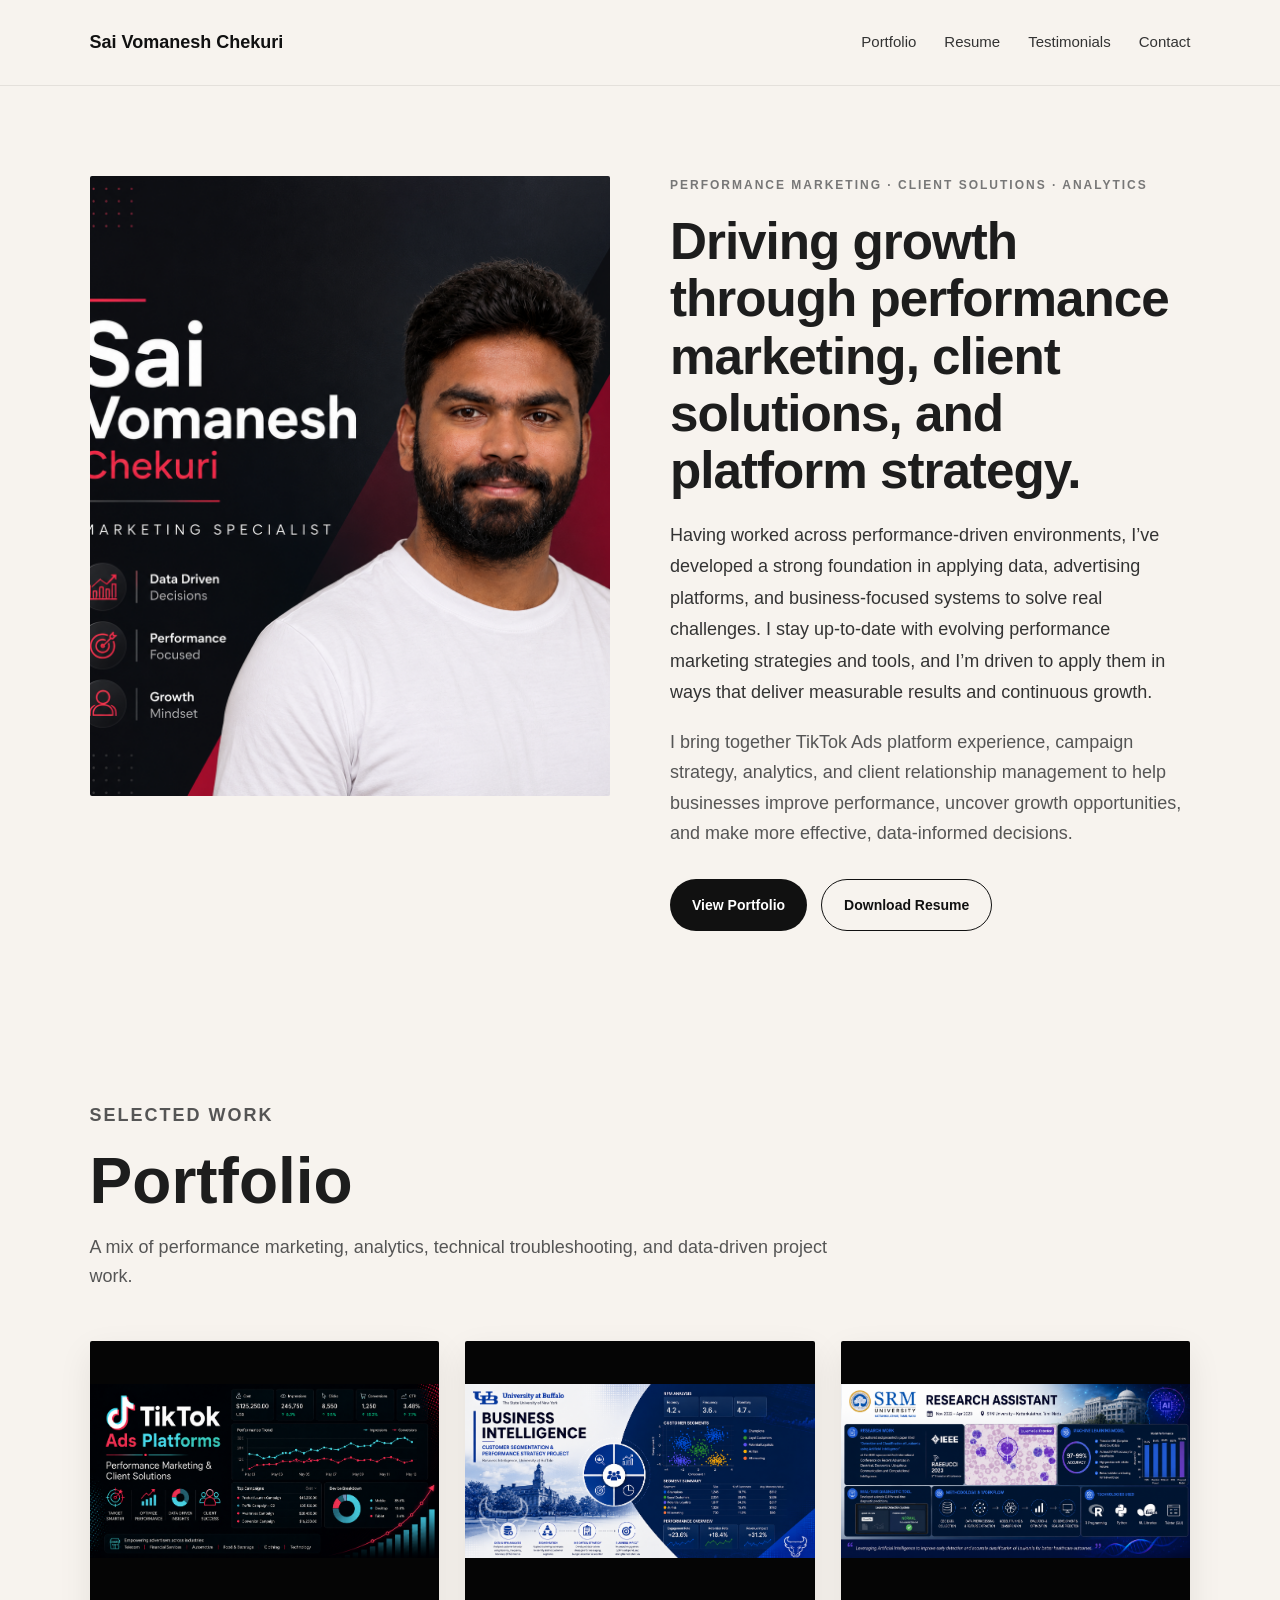
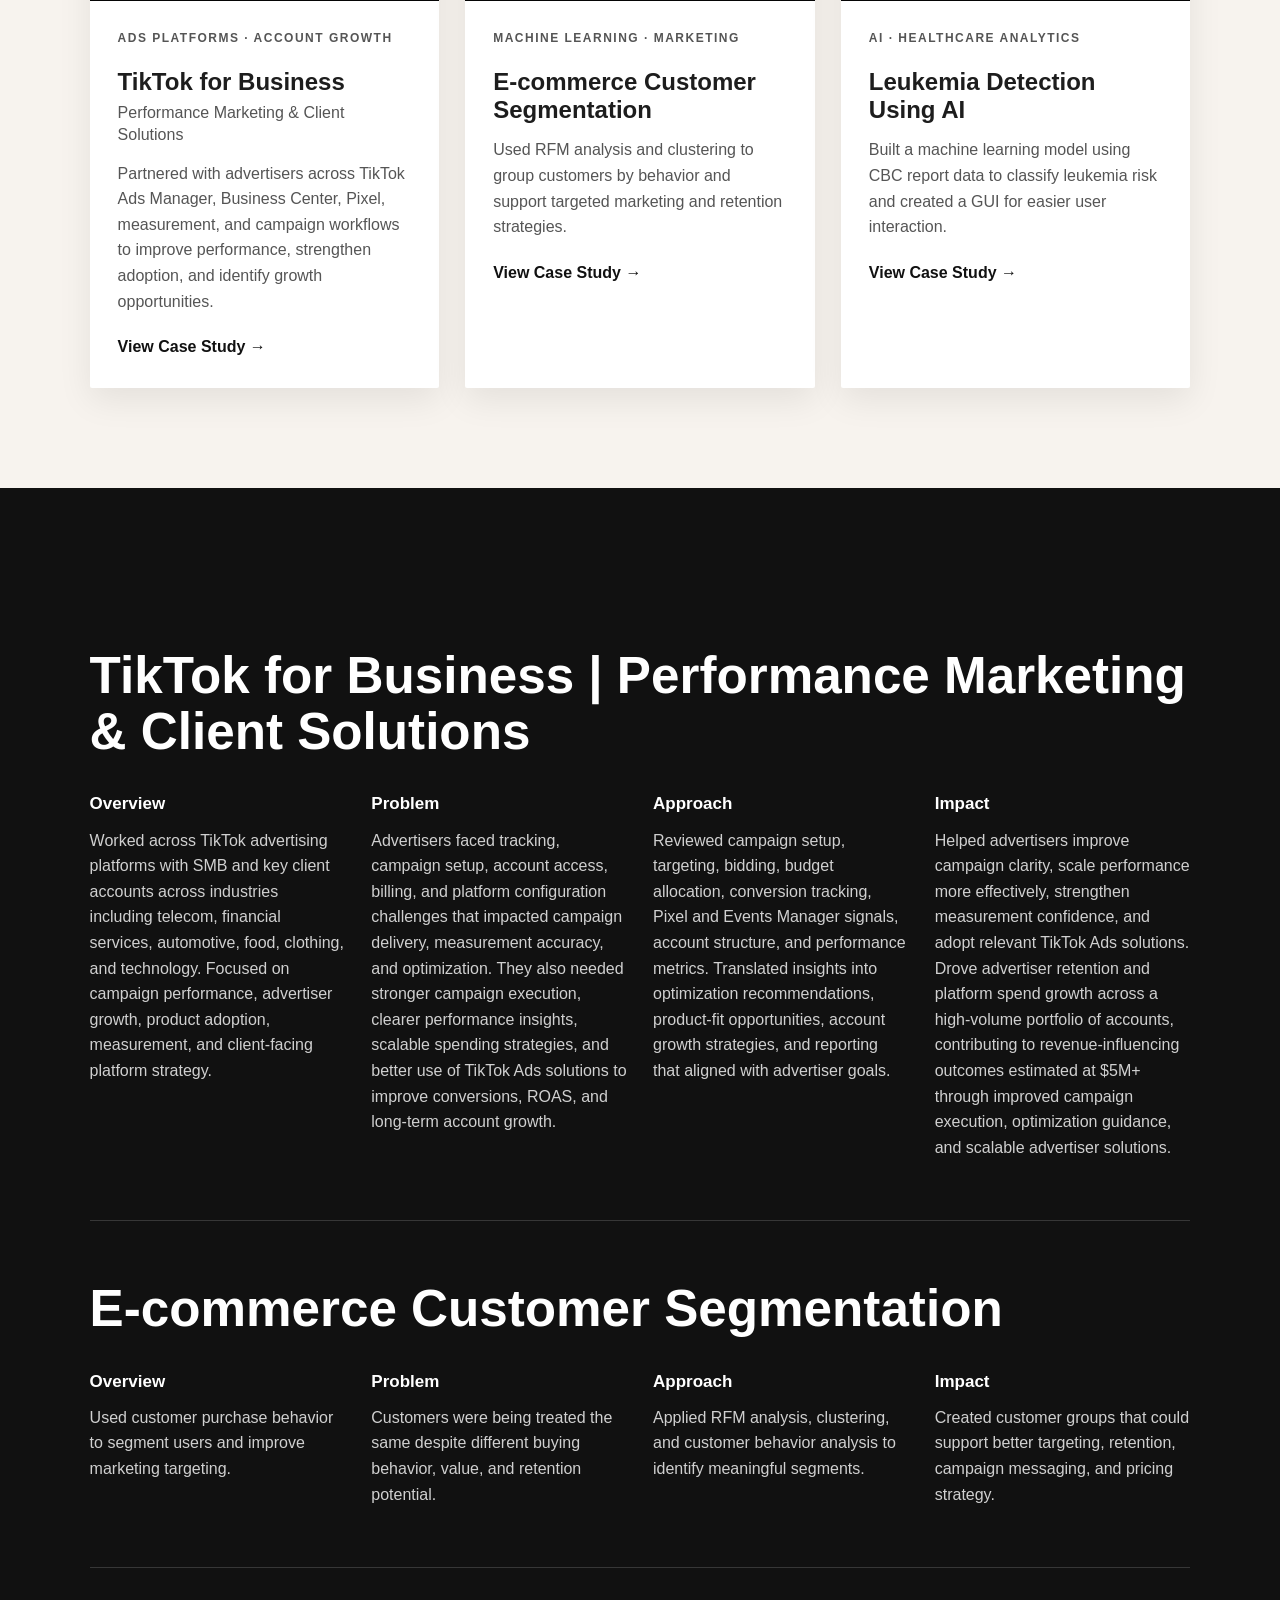
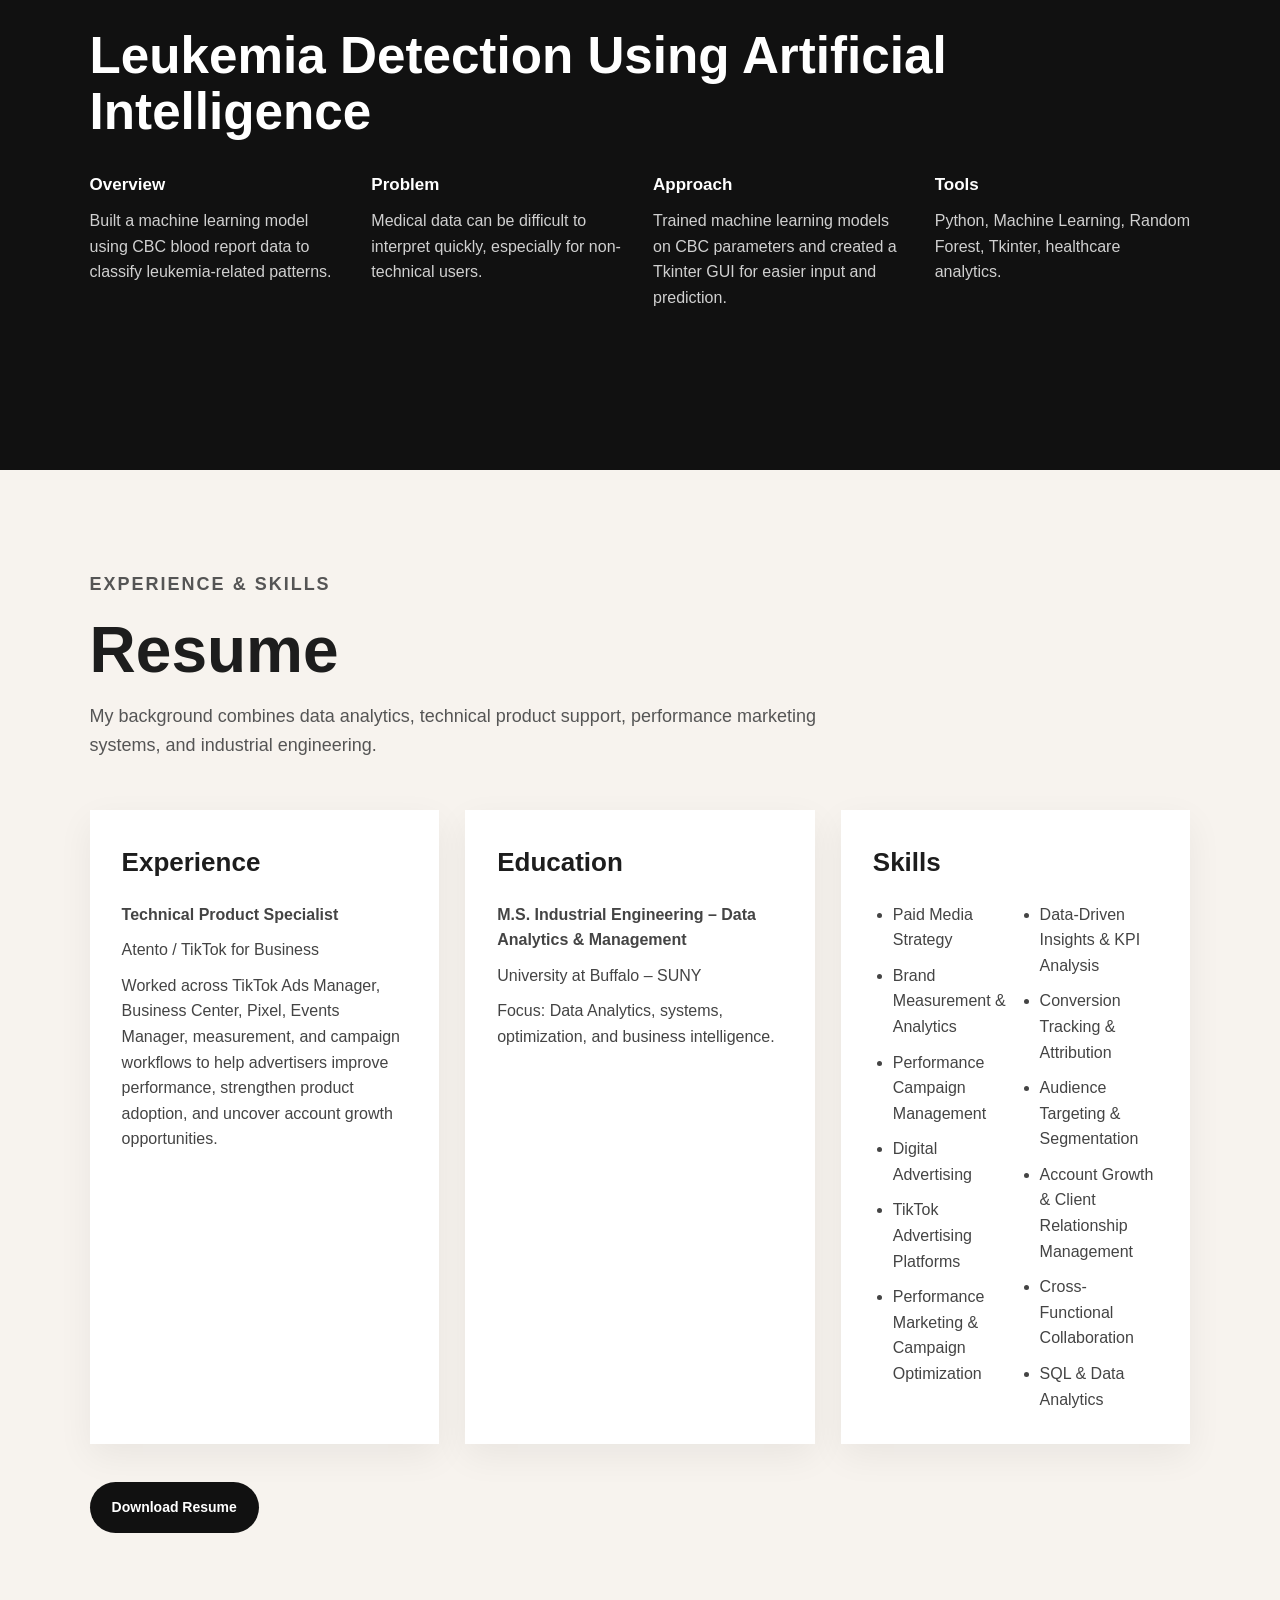
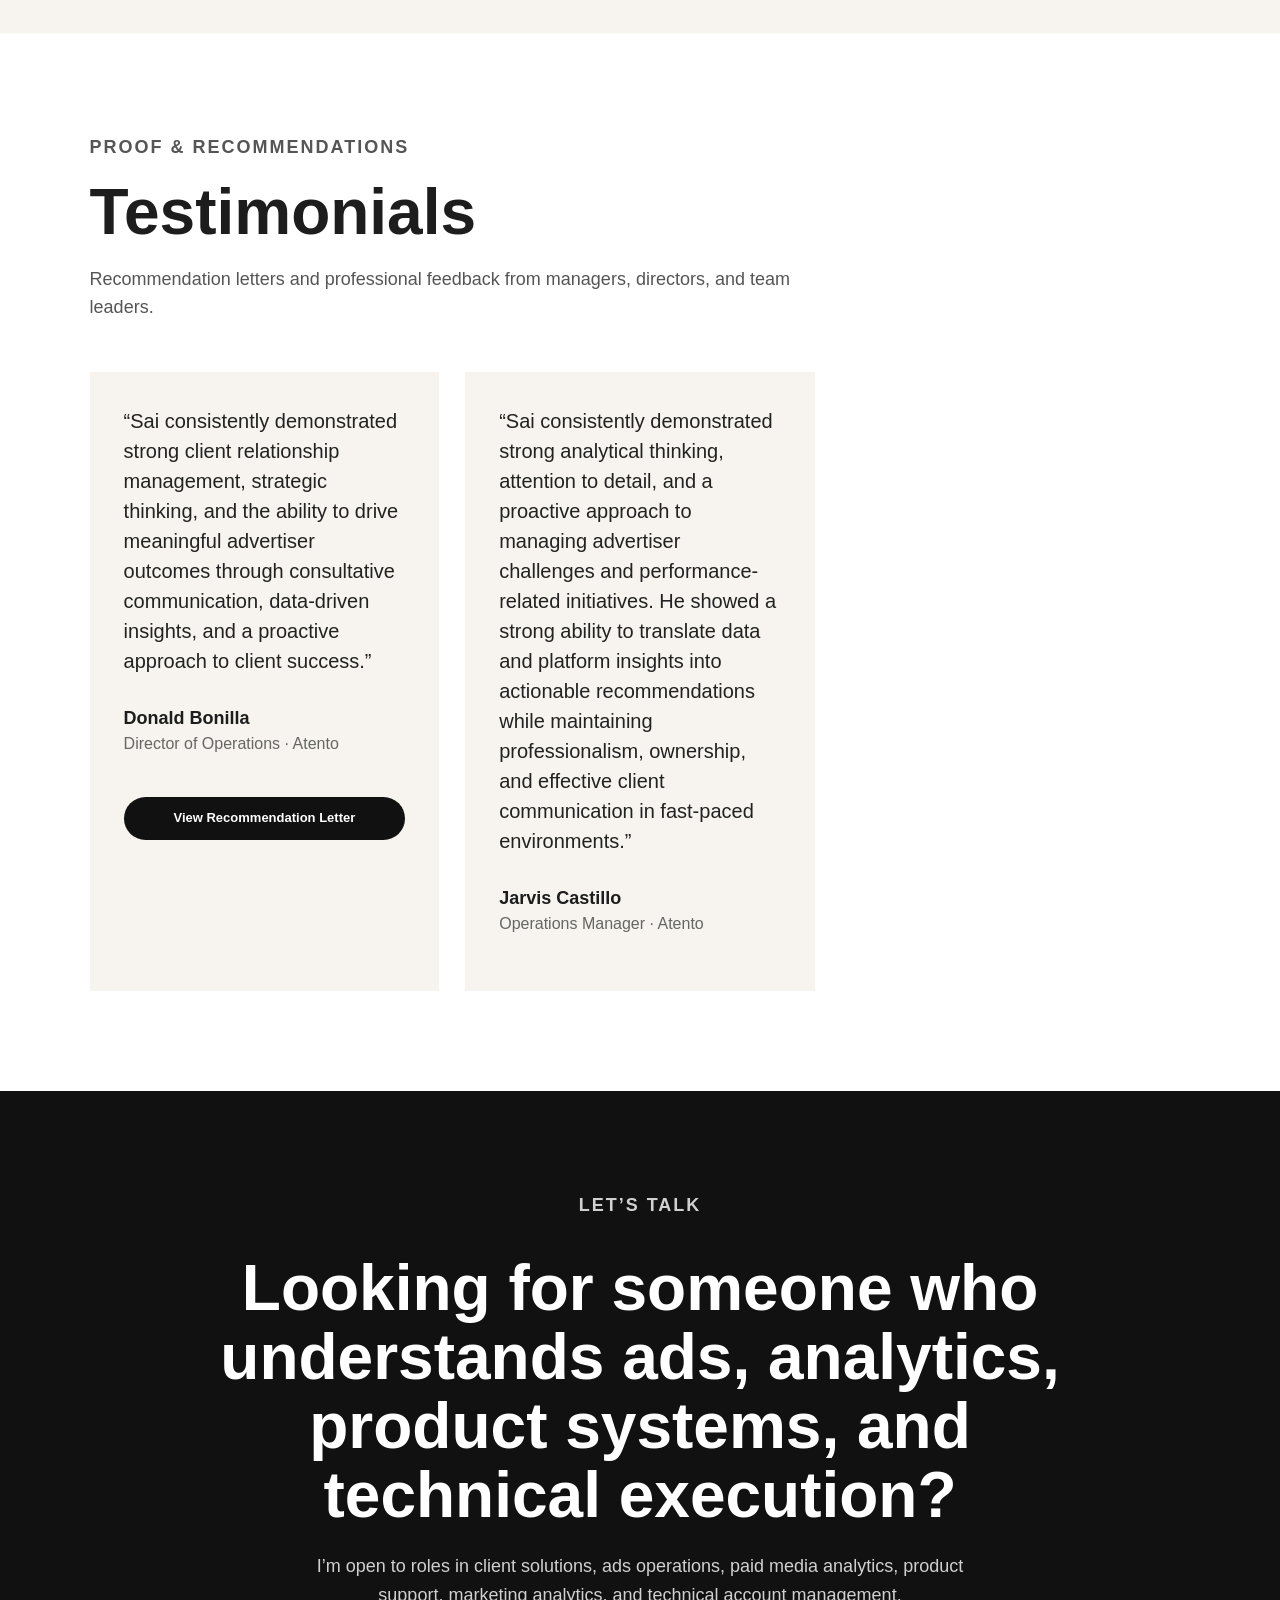
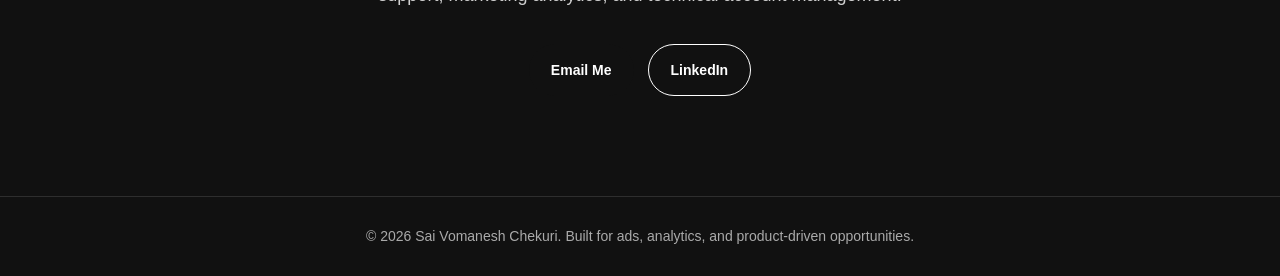
<file: index.html>
<!DOCTYPE html>
<html lang="en">
<head>
  <link rel="icon" type="image/png" href="assets/favicon.png">
  <!-- Google tag (gtag.js) -->
<script async src="https://www.googletagmanager.com/gtag/js?id=G-BL5QQCWQGJ"></script>
<script>
  window.dataLayer = window.dataLayer || [];
  function gtag(){dataLayer.push(arguments);}
  gtag('js', new Date());

  gtag('config', 'G-BL5QQCWQGJ');
</script>
  <meta charset="UTF-8" />
  <meta name="viewport" content="width=device-width, initial-scale=1.0" />
  <title>Sai Vomanesh Chekuri | Portfolio</title>
  <link rel="stylesheet" href="style.css" />
</head>


<body>


  <!-- NAVBAR -->
  <header class="navbar">
  <a href="#home" class="logo">Sai Vomanesh Chekuri</a>


  <nav>
  <a href="#portfolio">Portfolio</a>
  <a href="#resume">Resume</a>
  <a href="#testimonials">Testimonials</a>
  <a href="#contact">Contact</a>
  </nav>
  </header>




  <!-- HERO SECTION -->
  <section id="home" class="hero">
  <div class="hero-media">


  <!-- Use this for picture now -->
  <img src="assets/hero-photo.jpg" alt="Sai portfolio hero image" />


  <!-- Later, if you want video, delete the image above and use this:
  <video autoplay muted loop playsinline>
  <source src="assets/hero-video.mp4" type="video/mp4" />
  </video>
  -->


  </div>


  <div class="hero-content">
    <p class="eyebrow">PERFORMANCE MARKETING · CLIENT SOLUTIONS · ANALYTICS</p>

    <h1>
      Driving growth through performance marketing, client solutions, and platform strategy.
    </h1>

    <p class="hero-intro">
      Having worked across performance-driven environments, I’ve developed a strong foundation in applying data, advertising platforms, and business-focused systems to solve real challenges. I stay up-to-date with evolving performance marketing strategies and tools, and I’m driven to apply them in ways that deliver measurable results and continuous growth.
    </p>

    <p class="hero-subtext">
      I bring together TikTok Ads platform experience, campaign strategy, analytics, and client relationship management to help businesses improve performance, uncover growth opportunities, and make more effective, data-informed decisions.
    </p>

    <div class="hero-buttons">
      <a href="#portfolio" class="btn primary">View Portfolio</a>
      <a href="assets/resume.pdf?v=3" class="btn secondary" target="_blank">Download Resume</a>
    </div>
  </div>
</section>




  <!-- PORTFOLIO SECTION -->
  <section id="portfolio" class="section">
  <div class="section-heading">
  <p class="eyebrow">Selected Work</p>
  <h2>Portfolio</h2>
  <p>
  A mix of performance marketing, analytics, technical troubleshooting, and data-driven project work.
  </p>
  </div>


  <div class="portfolio-grid">


  <article class="portfolio-card">
  <img src="assets/tiktok-ads.jpg" alt="TikTok Ads and technical support project" />
  <div class="card-content">
  <p class="tag">Ads Platforms · Account Growth</p>
 <h3>TikTok for Business<br><span>Performance Marketing & Client Solutions</span></h3>
  <p>
  Partnered with advertisers across TikTok Ads Manager, Business Center, Pixel, measurement, and campaign workflows to improve performance, strengthen adoption, and identify growth opportunities.
  </p>
  <a href="#case-tiktok">View Case Study →</a>
  </div>
  </article>


  <article class="portfolio-card">
  <img src="assets/customer-segmentation.jpg" alt="Customer segmentation project" />
  <div class="card-content">
  <p class="tag">Machine Learning · Marketing</p>
  <h3>E-commerce Customer Segmentation</h3>
  <p>
  Used RFM analysis and clustering to group customers by behavior and support targeted marketing and retention strategies.
  </p>
  <a href="#case-segmentation">View Case Study →</a>
  </div>
  </article>


  <article class="portfolio-card">
  <img src="assets/leukemia-ai.jpg" alt="Leukemia detection AI project" />
  <div class="card-content">
  <p class="tag">AI · Healthcare Analytics</p>
  <h3>Leukemia Detection Using AI</h3>
  <p>
  Built a machine learning model using CBC report data to classify leukemia risk and created a GUI for easier user interaction.
  </p>
  <a href="#case-leukemia">View Case Study →</a>
  </div>
  </article>


  </div>
  </section>




  <!-- CASE STUDIES -->
  <section class="section case-section">


  <div id="case-tiktok" class="case-study">
      <h2>TikTok for Business | Performance Marketing & Client Solutions</h2>

      <div class="case-grid">
        <div>
          <h4>Overview</h4>
          <p>
            Worked across TikTok advertising platforms with SMB and key client accounts across industries including telecom, financial services, automotive, food, clothing, and technology. Focused on campaign performance, advertiser growth, product adoption, measurement, and client-facing platform strategy.
          </p>
        </div>

        <div>
          <h4>Problem</h4>
          <p>
            Advertisers faced tracking, campaign setup, account access, billing, and platform configuration challenges that impacted campaign delivery, measurement accuracy, and optimization. They also needed stronger campaign execution, clearer performance insights, scalable spending strategies, and better use of TikTok Ads solutions to improve conversions, ROAS, and long-term account growth.
          </p>
        </div>

        <div>
          <h4>Approach</h4>
          <p>
            Reviewed campaign setup, targeting, bidding, budget allocation, conversion tracking, Pixel and Events Manager signals, account structure, and performance metrics. Translated insights into optimization recommendations, product-fit opportunities, account growth strategies, and reporting that aligned with advertiser goals.
          </p>
        </div>

        <div>
          <h4>Impact</h4>
          <p>
  Helped advertisers improve campaign clarity, scale performance more effectively, strengthen measurement confidence, and adopt relevant TikTok Ads solutions. Drove advertiser retention and platform spend growth across a high-volume portfolio of accounts, contributing to revenue-influencing outcomes estimated at $5M+ through improved campaign execution, optimization guidance, and scalable advertiser solutions.
</p>
        </div>
      </div>
    </div>


  <div id="case-segmentation" class="case-study">
  <h2>E-commerce Customer Segmentation</h2>


  <div class="case-grid">
  <div>
  <h4>Overview</h4>
  <p>
  Used customer purchase behavior to segment users and improve marketing targeting.
  </p>
  </div>


  <div>
  <h4>Problem</h4>
  <p>
  Customers were being treated the same despite different buying behavior, value, and retention potential.
  </p>
  </div>


  <div>
  <h4>Approach</h4>
  <p>
  Applied RFM analysis, clustering, and customer behavior analysis to identify meaningful segments.
  </p>
  </div>


  <div>
  <h4>Impact</h4>
  <p>
  Created customer groups that could support better targeting, retention, campaign messaging, and pricing strategy.
  </p>
  </div>
  </div>
  </div>


  <div id="case-leukemia" class="case-study">
  <h2>Leukemia Detection Using Artificial Intelligence</h2>


  <div class="case-grid">
  <div>
  <h4>Overview</h4>
  <p>
  Built a machine learning model using CBC blood report data to classify leukemia-related patterns.
  </p>
  </div>


  <div>
  <h4>Problem</h4>
  <p>
  Medical data can be difficult to interpret quickly, especially for non-technical users.
  </p>
  </div>


  <div>
  <h4>Approach</h4>
  <p>
  Trained machine learning models on CBC parameters and created a Tkinter GUI for easier input and prediction.
  </p>
  </div>


  <div>
  <h4>Tools</h4>
  <p>
  Python, Machine Learning, Random Forest, Tkinter, healthcare analytics.
  </p>
  </div>
  </div>
  </div>


  </section>




  <!-- RESUME SECTION -->
  <section id="resume" class="section resume-section">
  <div class="section-heading">
  <p class="eyebrow">Experience & Skills</p>
  <h2>Resume</h2>
  <p>
  My background combines data analytics, technical product support, performance marketing systems, and industrial engineering.
  </p>
  </div>


  <div class="resume-grid">


  <div class="resume-block">
  <h3>Experience</h3>
  <p><strong>Technical Product Specialist</strong></p>
 <p>Atento / TikTok for Business</p>
  <p>
  Worked across TikTok Ads Manager, Business Center, Pixel, Events Manager, measurement, and campaign workflows to help advertisers improve performance, strengthen product adoption, and uncover account growth opportunities.
  </p>
  </div>


  <div class="resume-block">
  <h3>Education</h3>
  <p><strong>M.S. Industrial Engineering – Data Analytics & Management</strong></p>
  <p>University at Buffalo – SUNY</p>
  <p>Focus: Data Analytics, systems, optimization, and business intelligence.</p>
  </div>


  <div class="resume-block">
        <h3>Skills</h3>
        <ul class="skills-list">
          <li>Paid Media Strategy</li>
          <li>Brand Measurement & Analytics</li>
          <li>Performance Campaign Management</li>
          <li>Digital Advertising</li>
          <li>TikTok Advertising Platforms</li>
          <li>Performance Marketing & Campaign Optimization</li>
          <li>Data-Driven Insights & KPI Analysis</li>
          <li>Conversion Tracking & Attribution</li>
          <li>Audience Targeting & Segmentation</li>
          <li>Account Growth & Client Relationship Management</li>
          <li>Cross-Functional Collaboration</li>
          <li>SQL & Data Analytics</li>
        </ul>
      </div>


  </div>


  <div class="center-button">
  <a href="assets/resume.pdf?v=2" class="btn primary" target="_blank">Download Resume</a>
  </div>
  </section>




  <!-- TESTIMONIALS / RECOMMENDATIONS SECTION -->
  <section id="testimonials" class="section testimonials-section">
  <div class="section-heading">
  <p class="eyebrow">Proof & Recommendations</p>
  <h2>Testimonials</h2>
  <p>
  Recommendation letters and professional feedback from managers, directors, and team leaders.
  </p>
  </div>


  
<div class="testimonial-grid">

      <div class="testimonial-card">
        <p class="quote">
          “Sai consistently demonstrated strong client relationship management, strategic thinking, and the ability to drive meaningful advertiser outcomes through consultative communication, data-driven insights, and a proactive approach to client success.”
        </p>

        <p class="person">Donald Bonilla</p>
        <p class="role">Director of Operations · Atento</p>

        <a href="assets/director-recommendation-v2.pdf" class="btn small" target="_blank">
          View Recommendation Letter
        </a>
      </div>

      <div class="testimonial-card">
        <p class="quote">
          “Sai consistently demonstrated strong analytical thinking, attention to detail, and a proactive approach to managing advertiser challenges and performance-related initiatives. He showed a strong ability to translate data and platform insights into actionable recommendations while maintaining professionalism, ownership, and effective client communication in fast-paced environments.”
        </p>

        <p class="person">Jarvis Castillo</p>
        <p class="role">Operations Manager · Atento</p>
      </div>

    </div>

  </section>




  <!-- CONTACT SECTION -->
  <section id="contact" class="section contact-section">
  <p class="eyebrow">Let’s Talk</p>


  <h2>Looking for someone who understands ads, analytics, product systems, and technical execution?</h2>


  <p>
  I’m open to roles in client solutions, ads operations, paid media analytics, product support, marketing analytics, and technical account management.
  </p>


  <div class="contact-links">
  <a href="mailto:saivomaneshchekuri@gmail.com" class="btn primary">Email Me</a>
  <a href="https://www.linkedin.com/in/sai-vomanesh-chekuri/" class="btn secondary" target="_blank">LinkedIn</a>
  </div>
  </section>




  <!-- FOOTER -->
  <footer>
  <p>© 2026 Sai Vomanesh Chekuri. Built for ads, analytics, and product-driven opportunities.</p>
  </footer>


  <!-- Portfolio Click Tracking -->
<script>
  document.addEventListener("DOMContentLoaded", function () {

    const trackClick = (selector, eventName) => {
      document.querySelectorAll(selector).forEach((element) => {
        element.addEventListener("click", function () {
          if (typeof gtag === "function") {
            gtag("event", eventName, {
              event_category: "portfolio_engagement",
              event_label: element.textContent.trim()
            });
          }
        });
      });
    };

    trackClick('a[href*="resume.pdf"]', "resume_click");
    trackClick('a[href*="linkedin.com"]', "linkedin_click");
    trackClick('a[href^="mailto:"]', "email_click");
    trackClick('a[href*="director-recommendation"]', "director_letter_click");
    trackClick('a[href*="manager-recommendation"]', "manager_letter_click");

  });
</script>
</body>
</html>
</file>
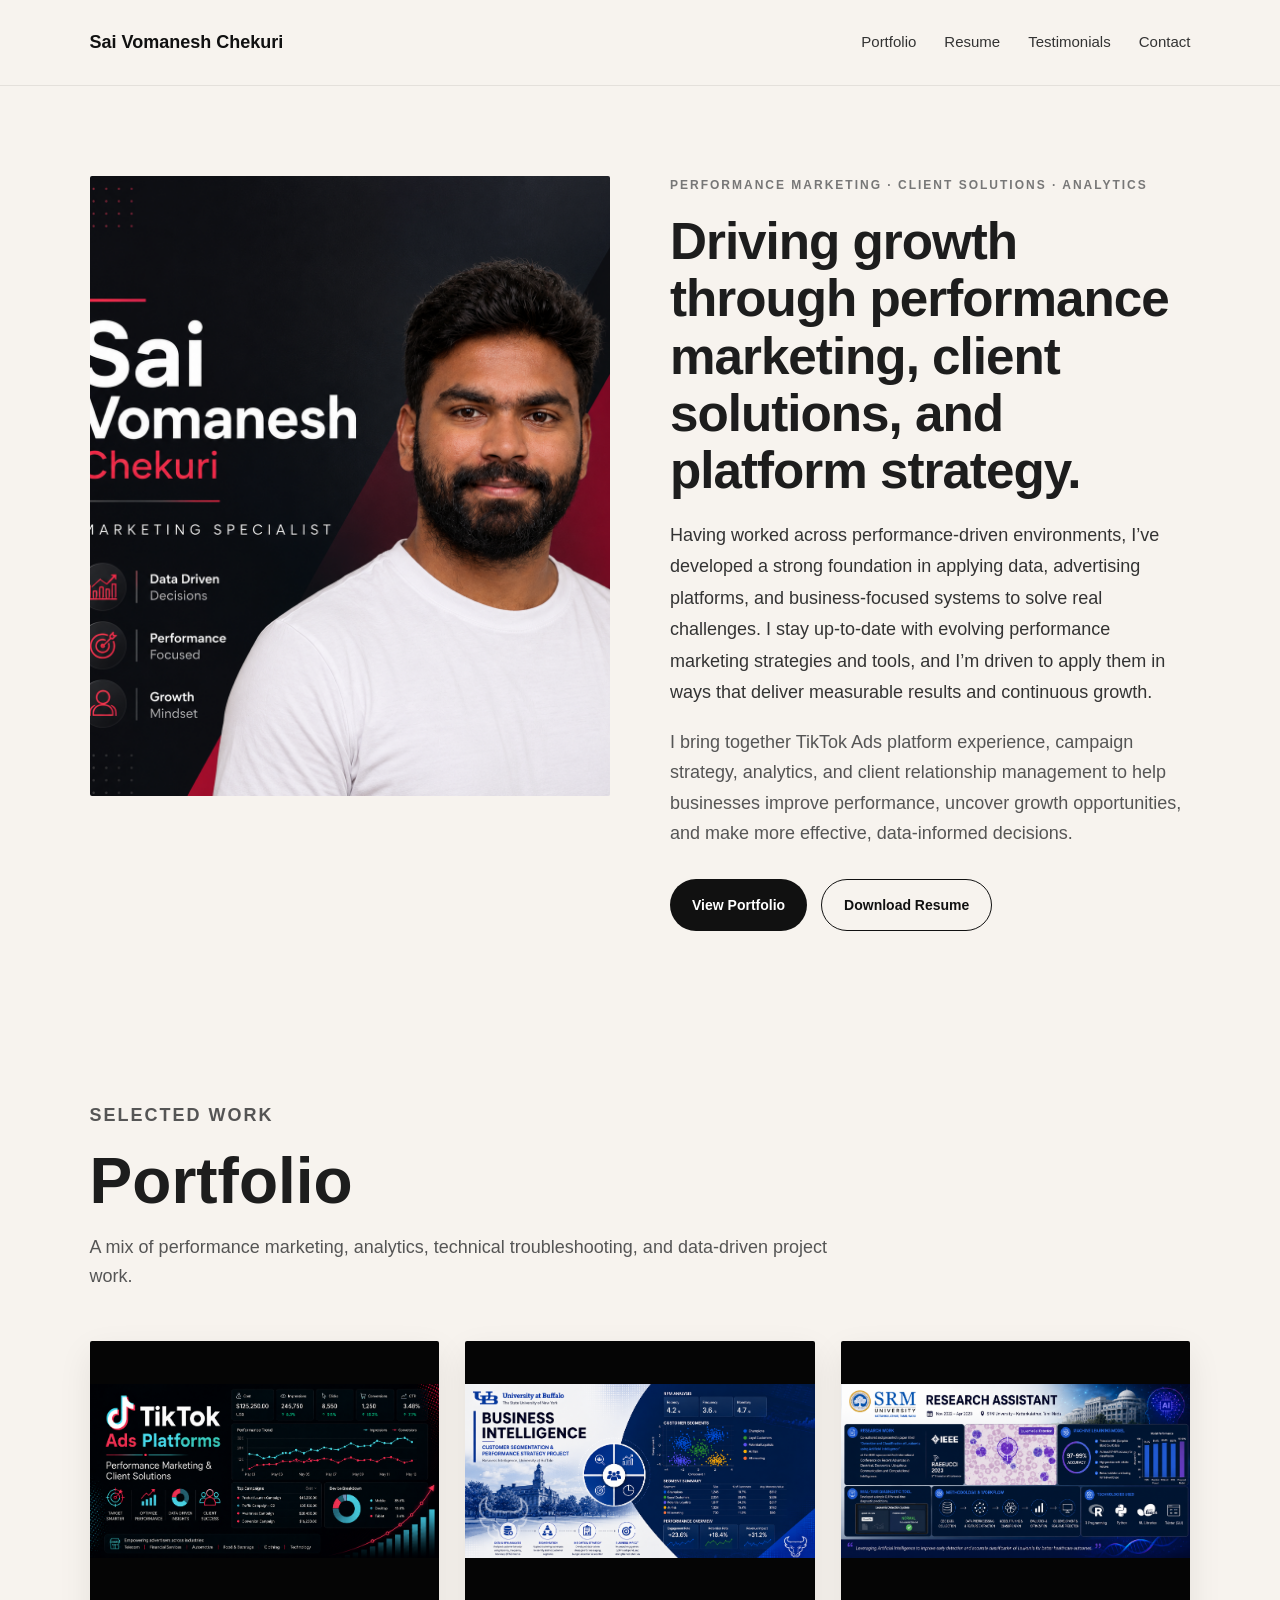
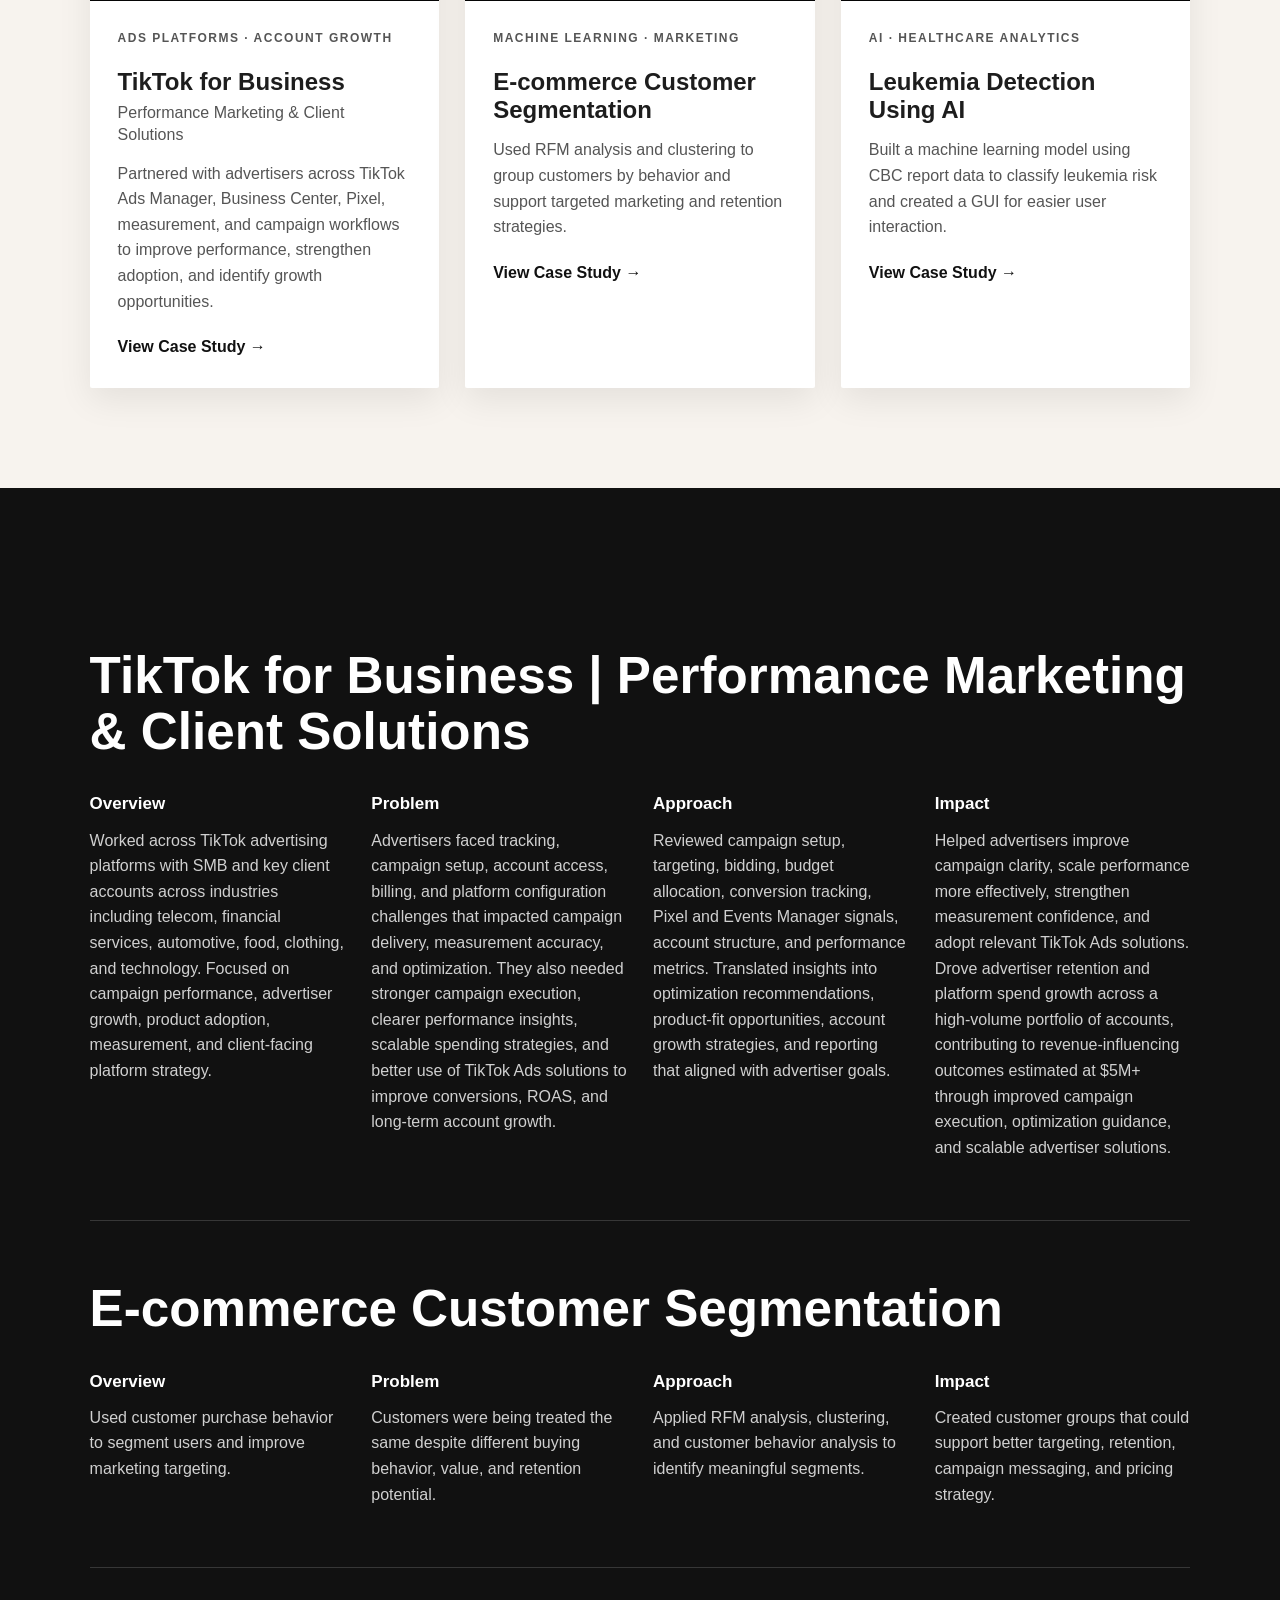
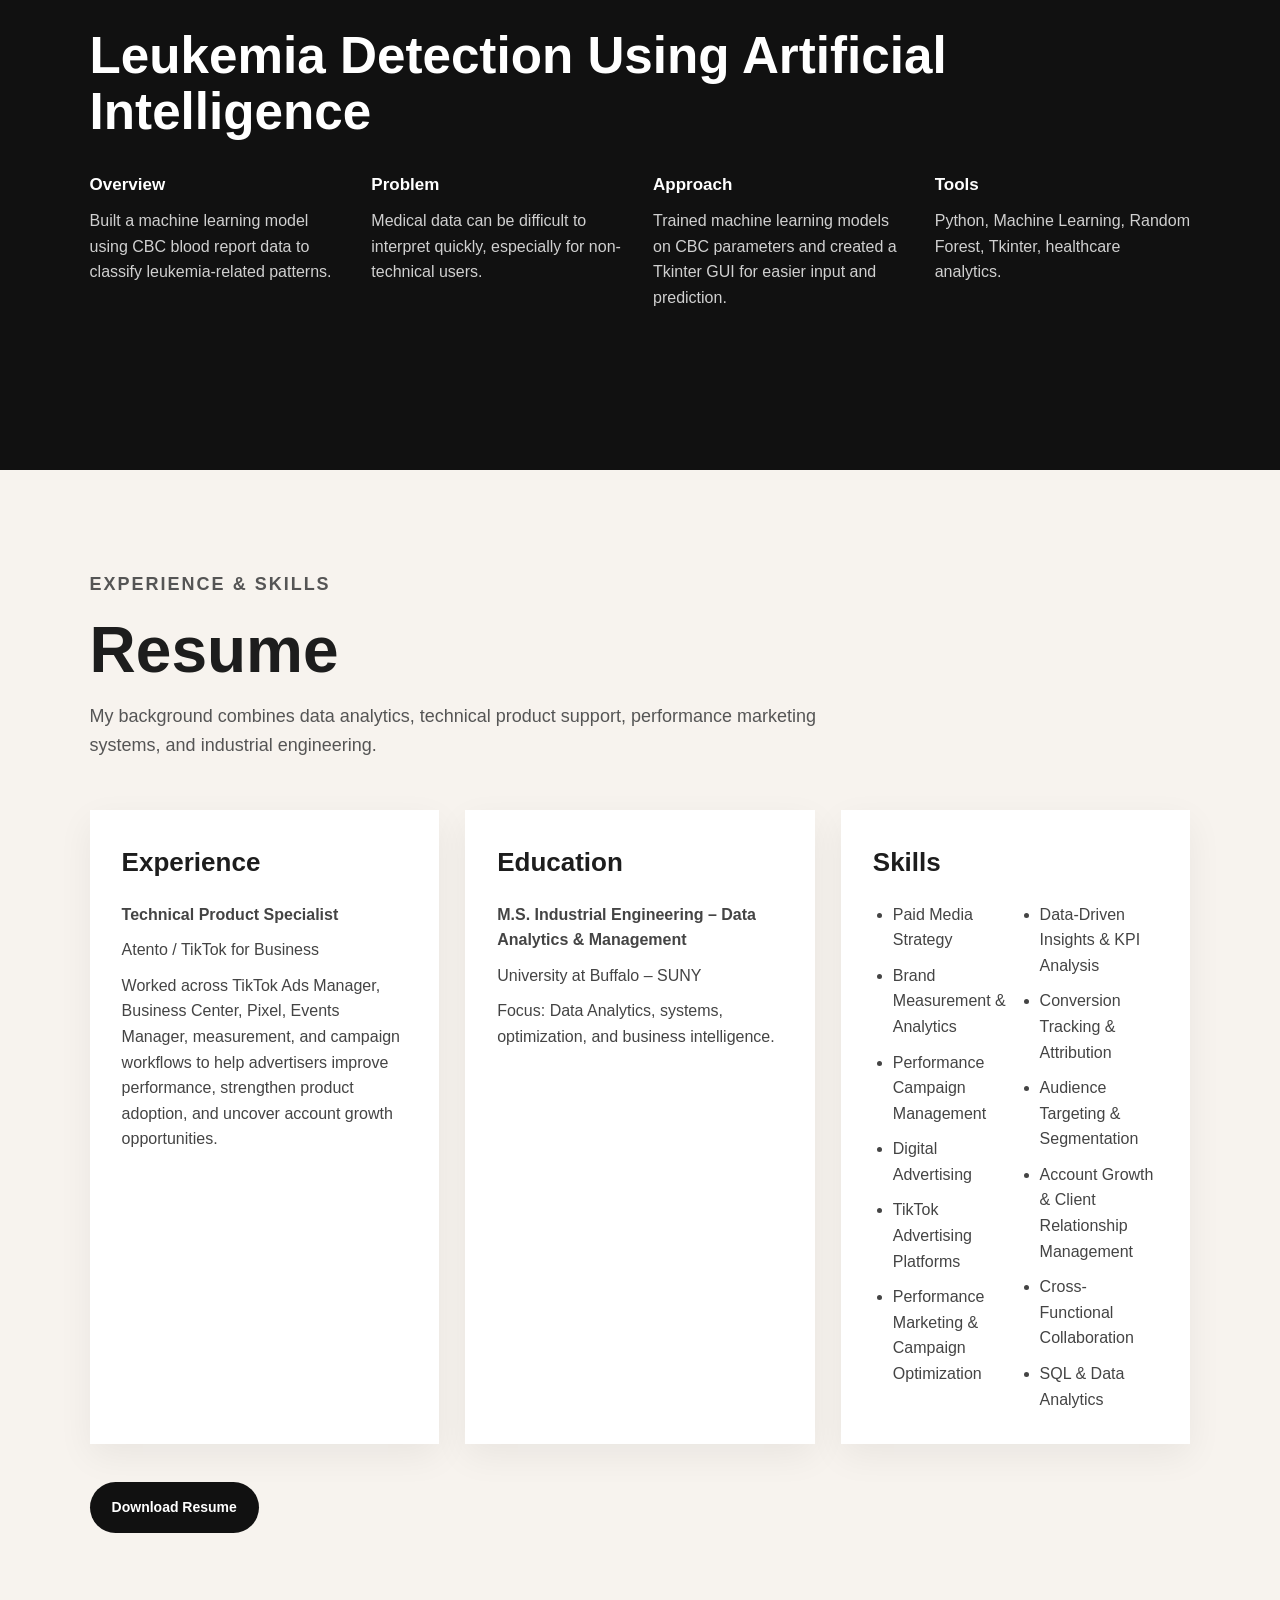
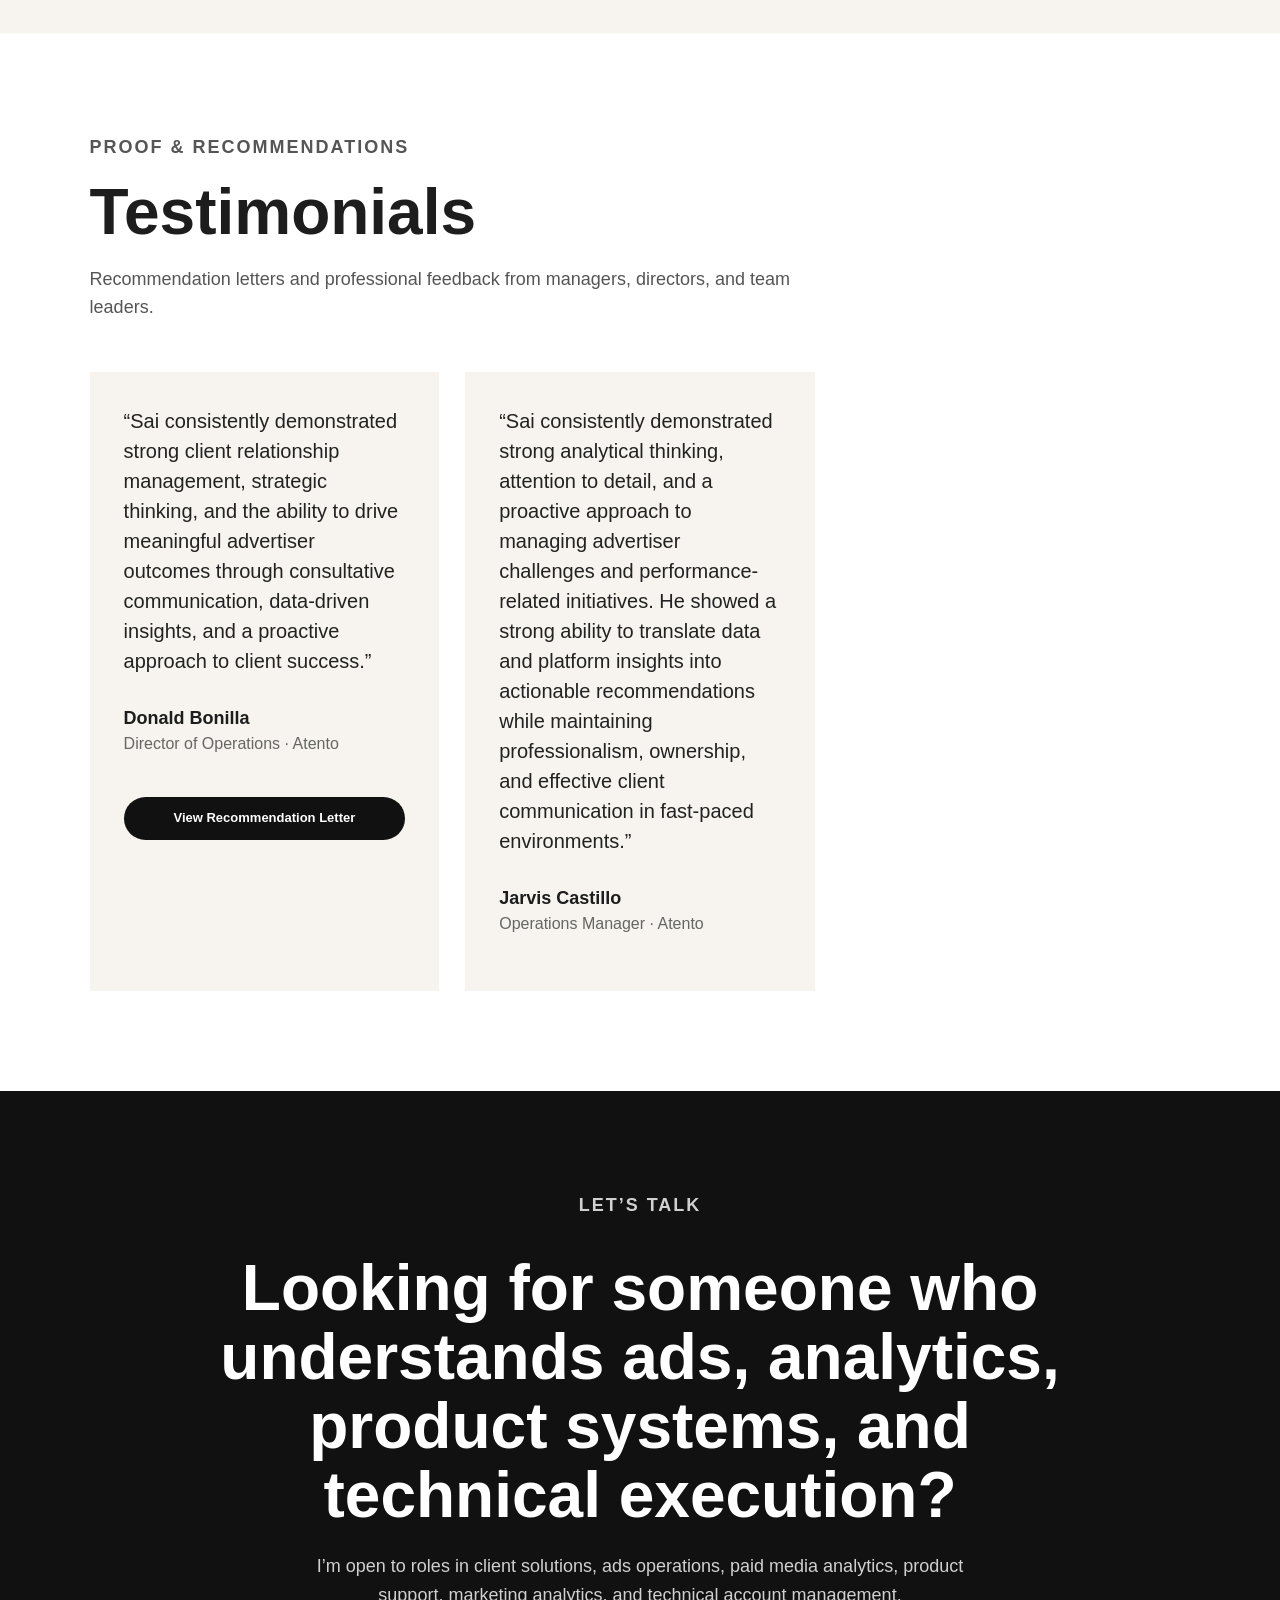
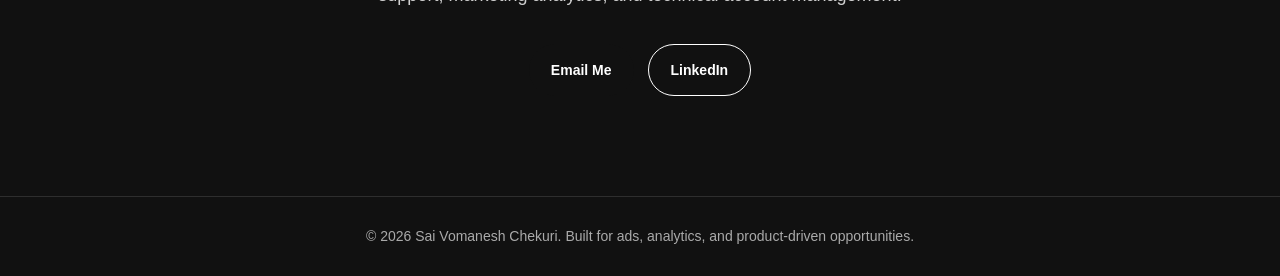
<file: apply/index.html>
<!DOCTYPE html>
<html>
<head>
  <meta charset="UTF-8" />
  <meta http-equiv="refresh" content="0; url=/?utm_source=job_application&utm_medium=application&utm_campaign=portfolio_submission" />
  <script>
    window.location.replace("/?utm_source=job_application&utm_medium=application&utm_campaign=portfolio_submission");
  </script>
  <title>Redirecting...</title>
</head>
<body>
  <p>Redirecting to portfolio...</p>
</body>
</html>
</file>
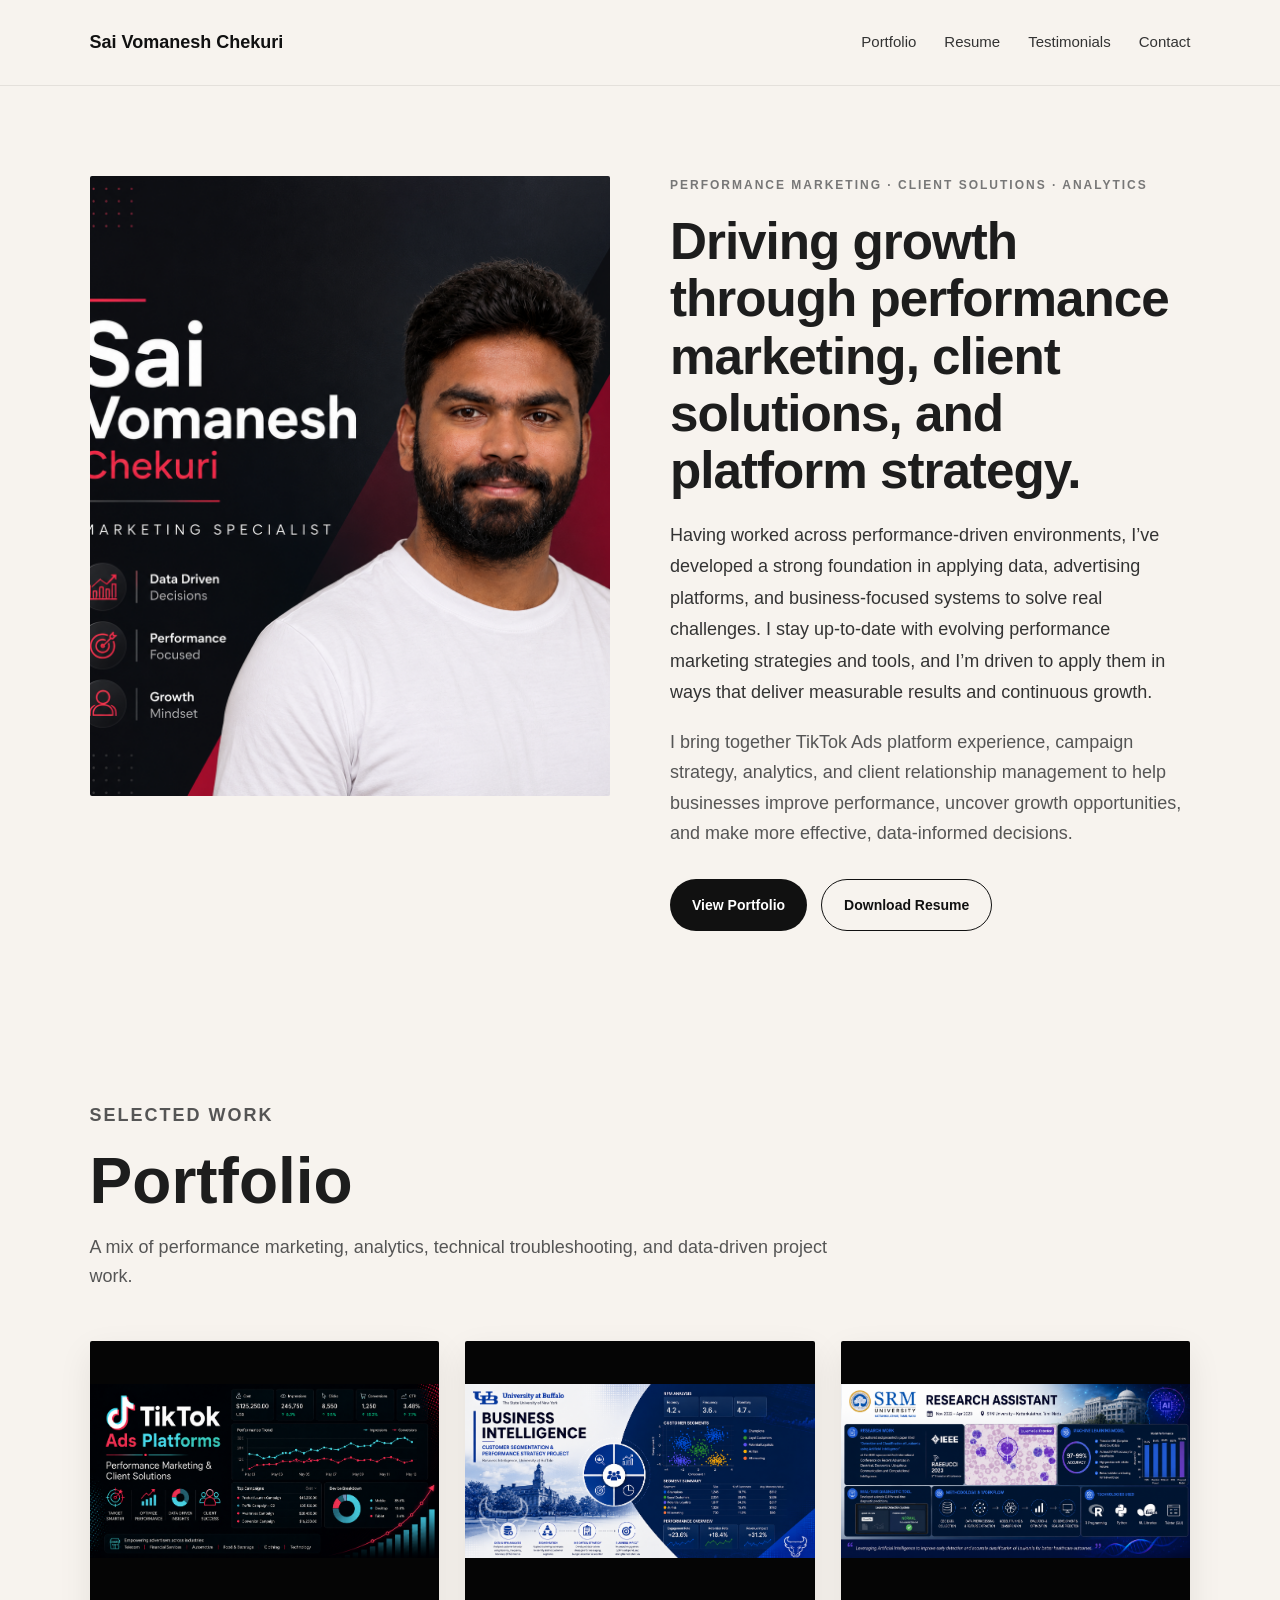
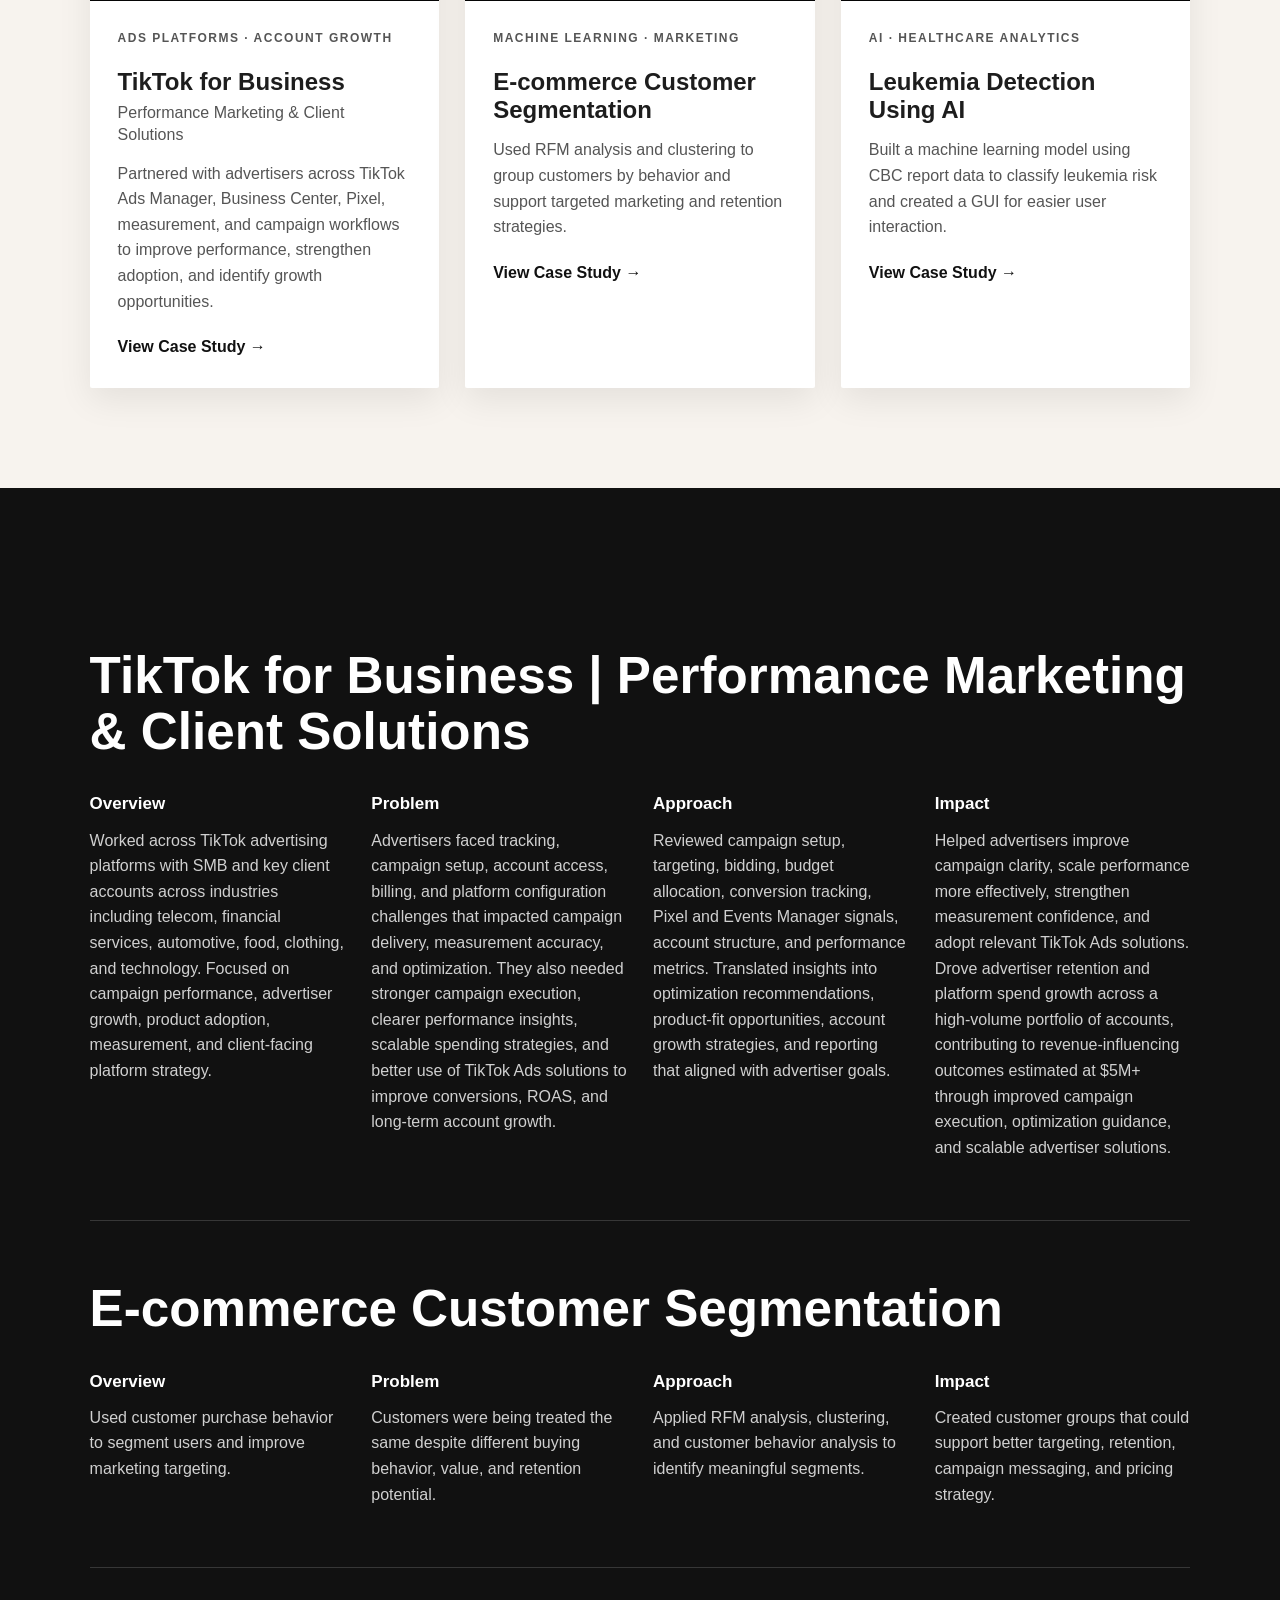
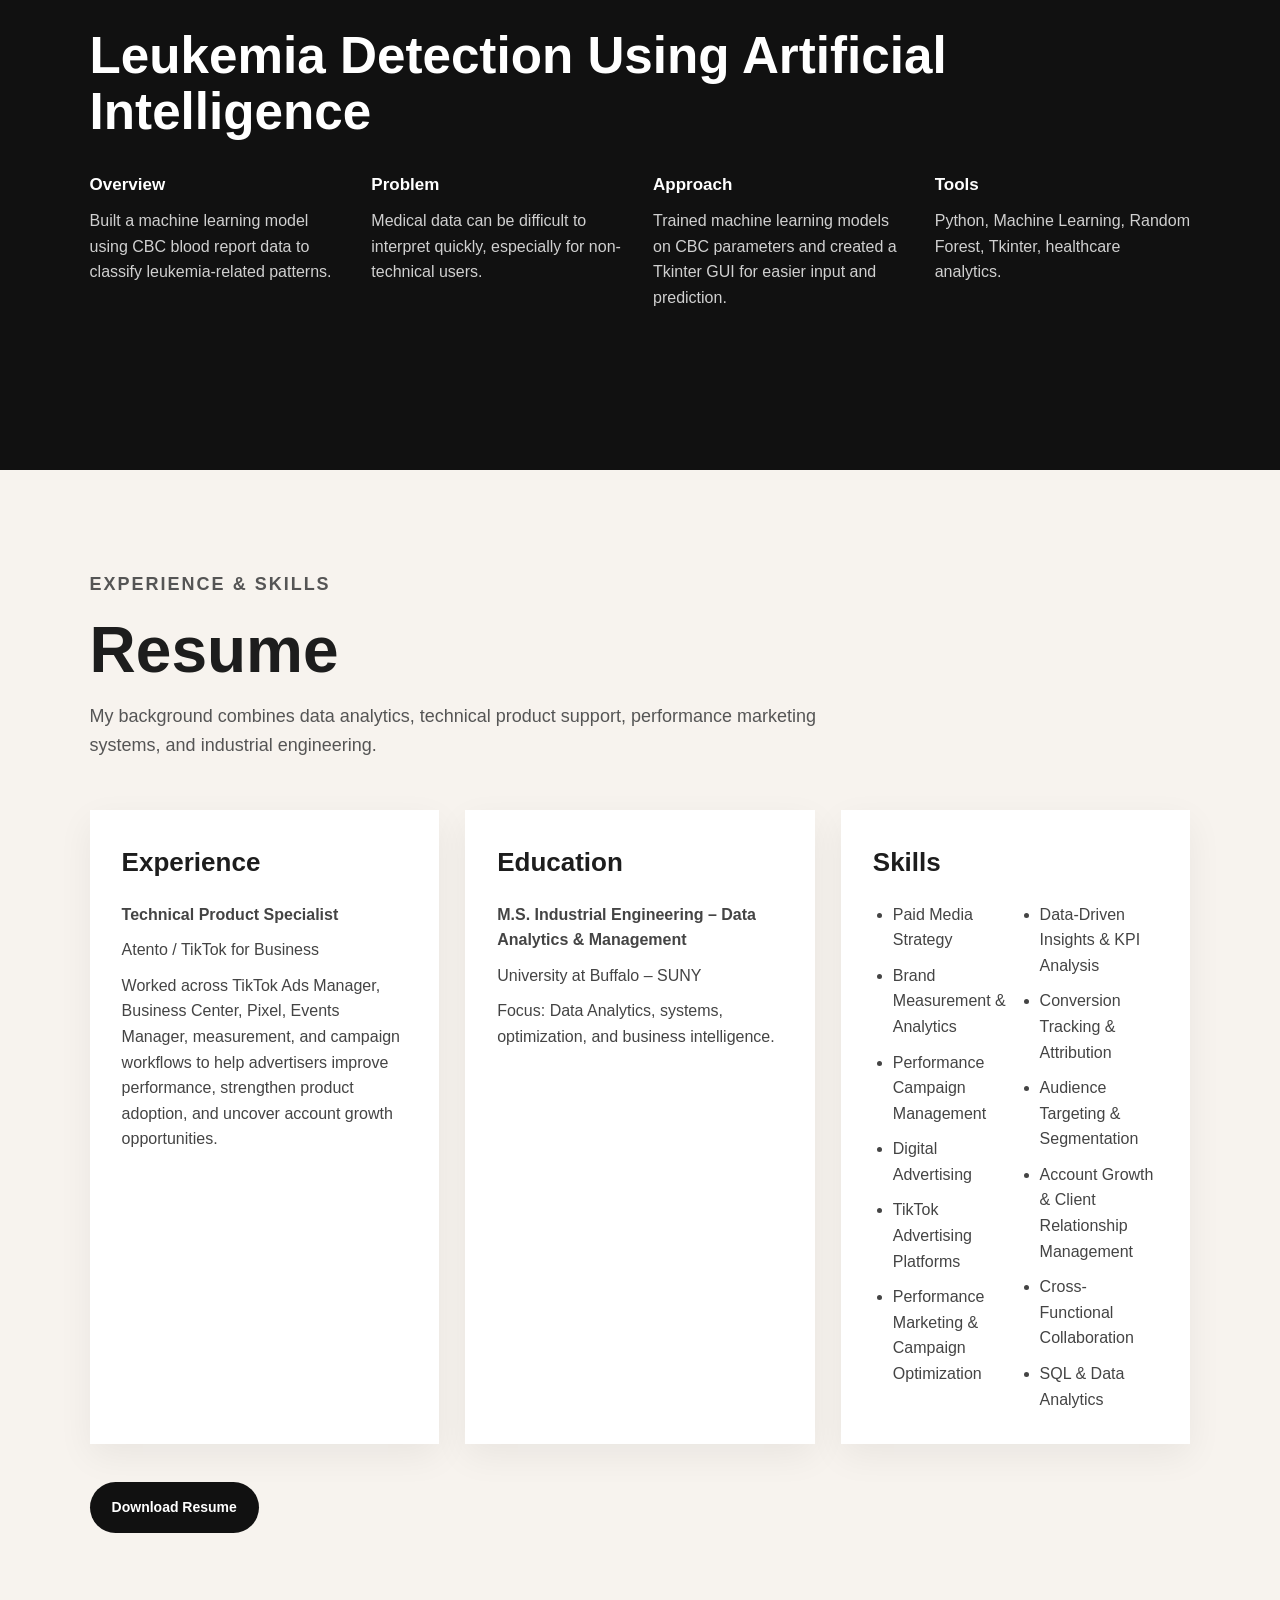
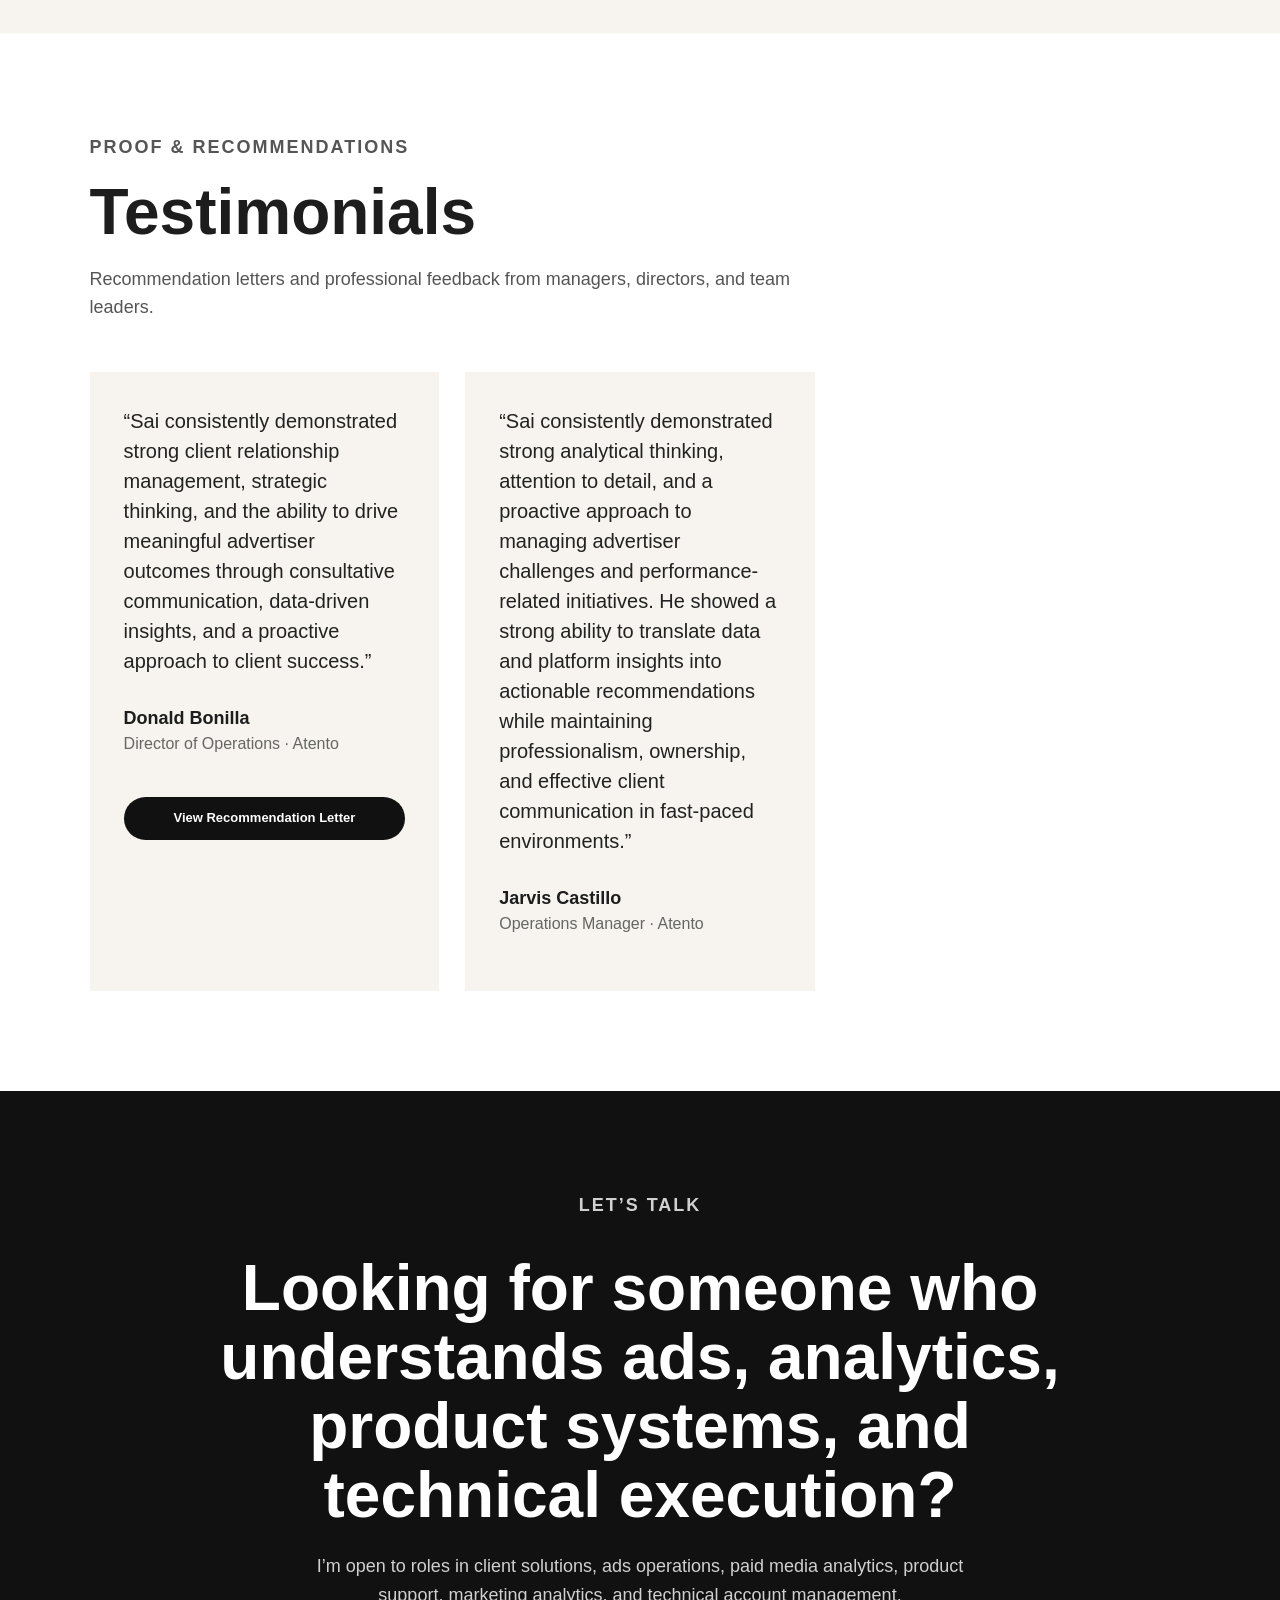
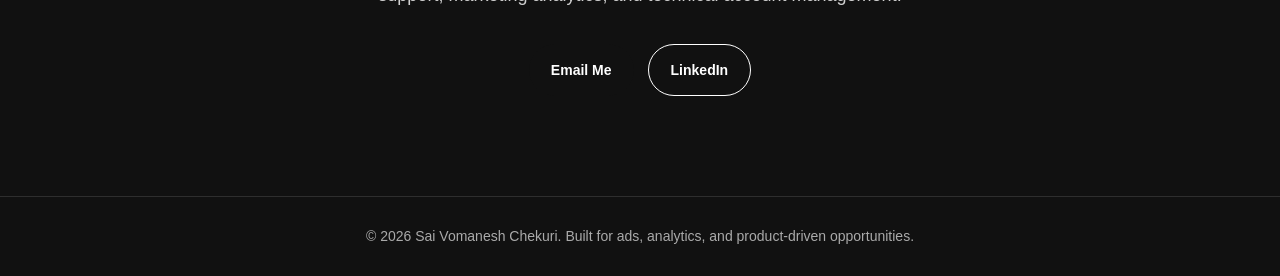
<file: linkedin/index.html>
<!DOCTYPE html>
<html>
<head>
  <meta charset="UTF-8" />
  <meta http-equiv="refresh" content="0; url=/?utm_source=linkedin&utm_medium=social&utm_campaign=portfolio" />
  <script>
    window.location.replace("/?utm_source=linkedin&utm_medium=social&utm_campaign=portfolio");
  </script>
  <title>Redirecting...</title>
</head>
<body>
  <p>Redirecting to portfolio...</p>
</body>
</html>
</file>
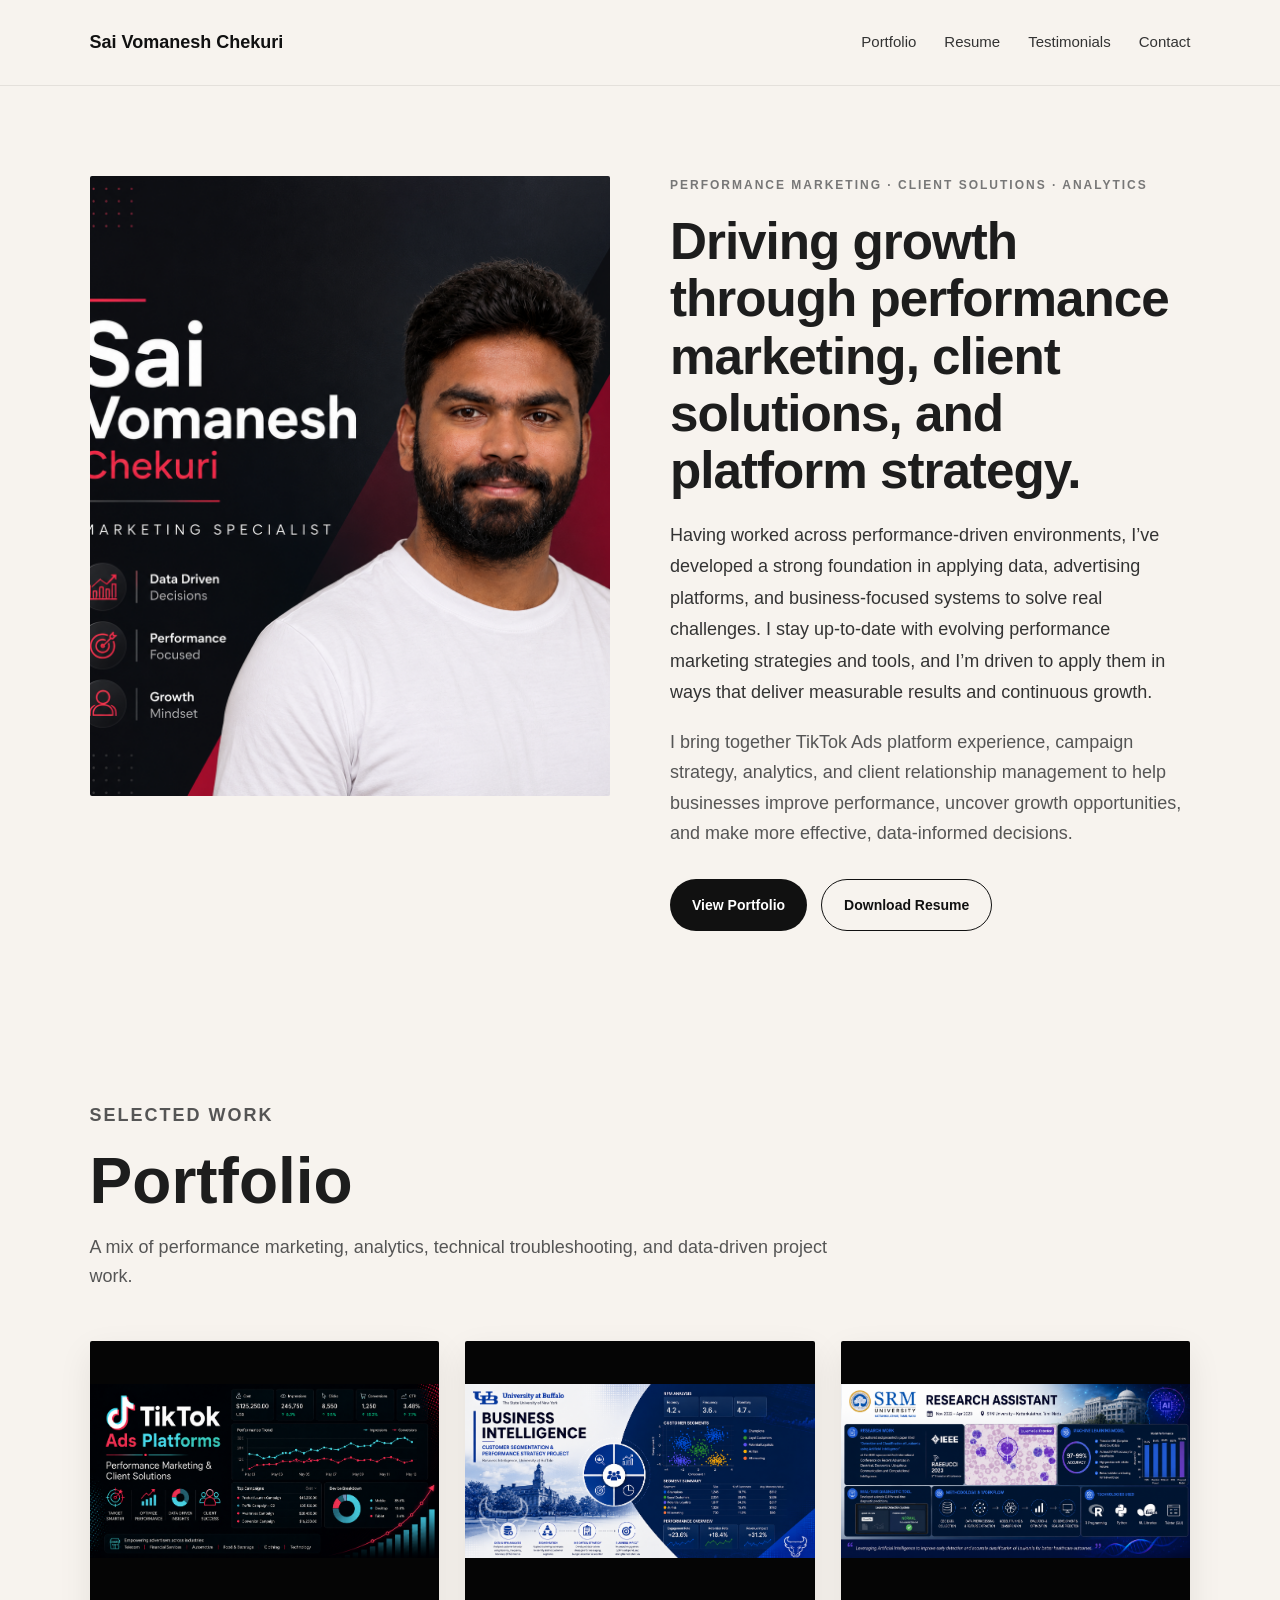
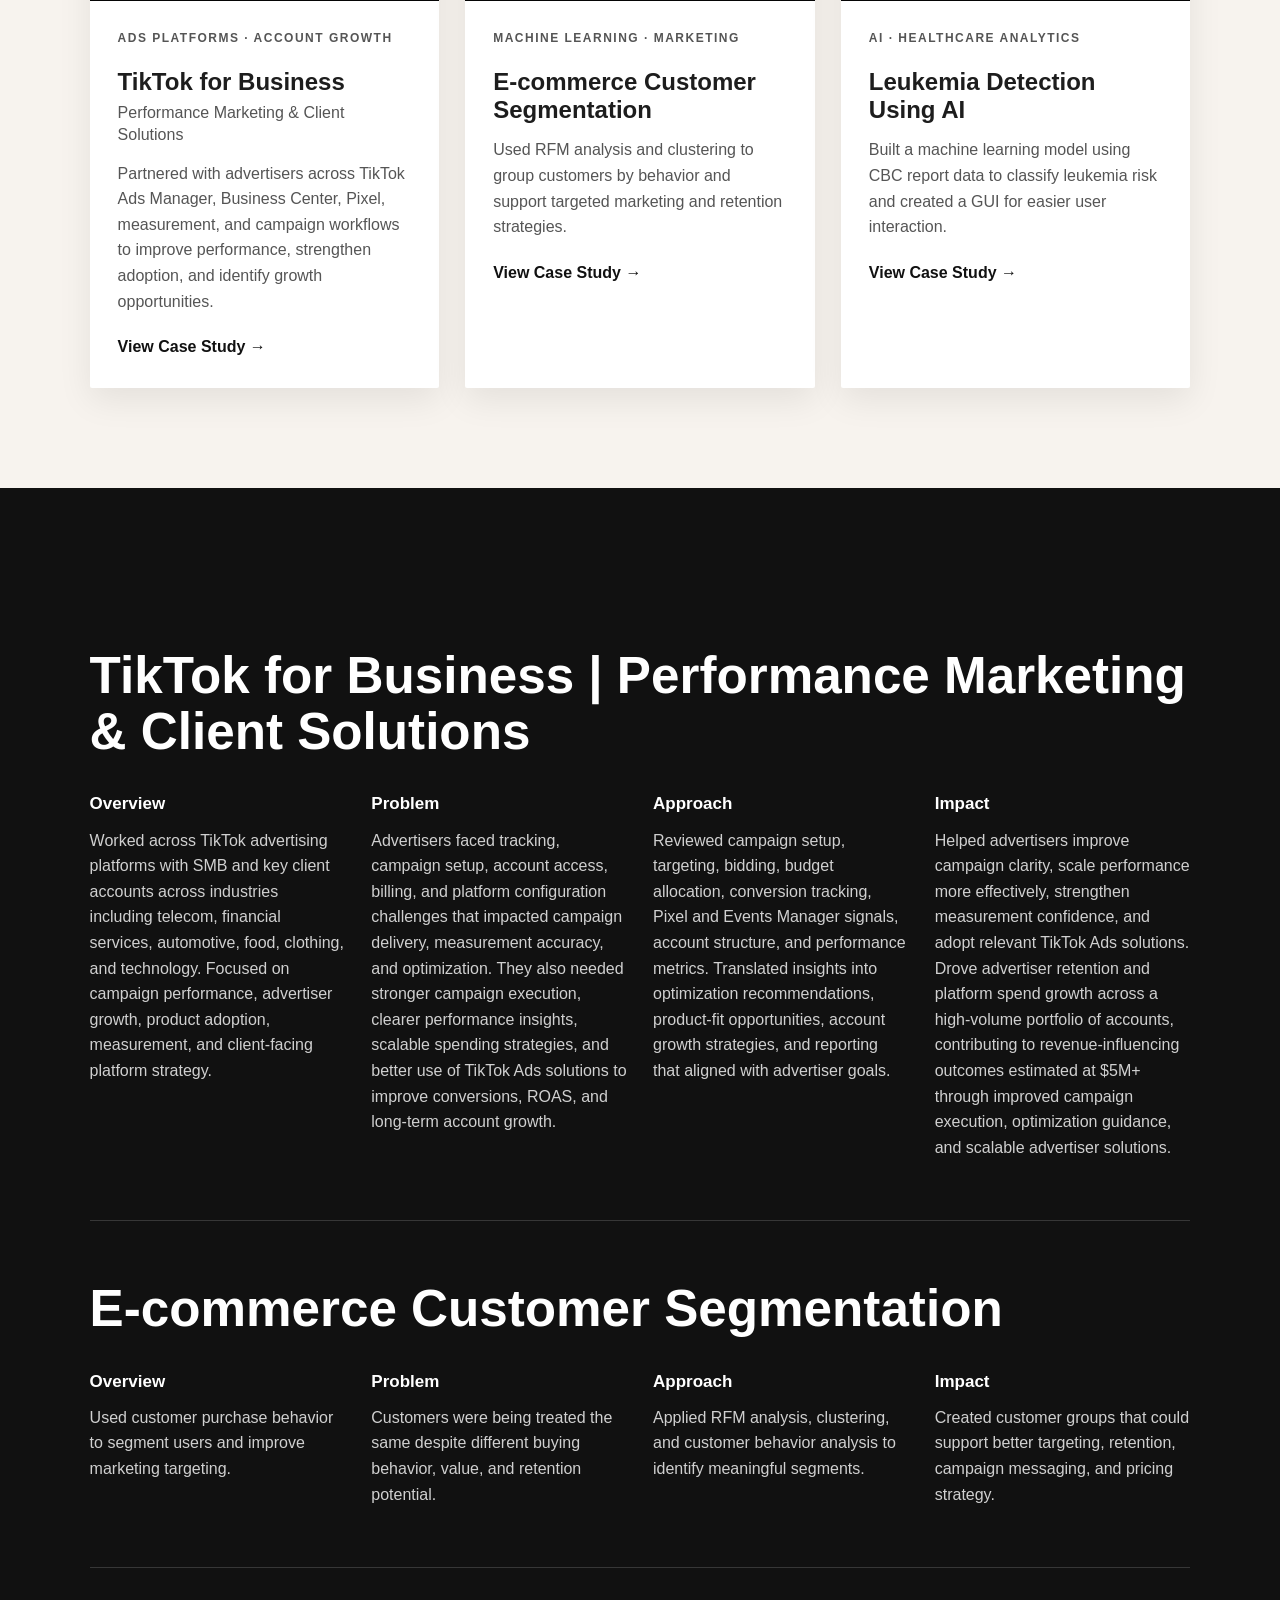
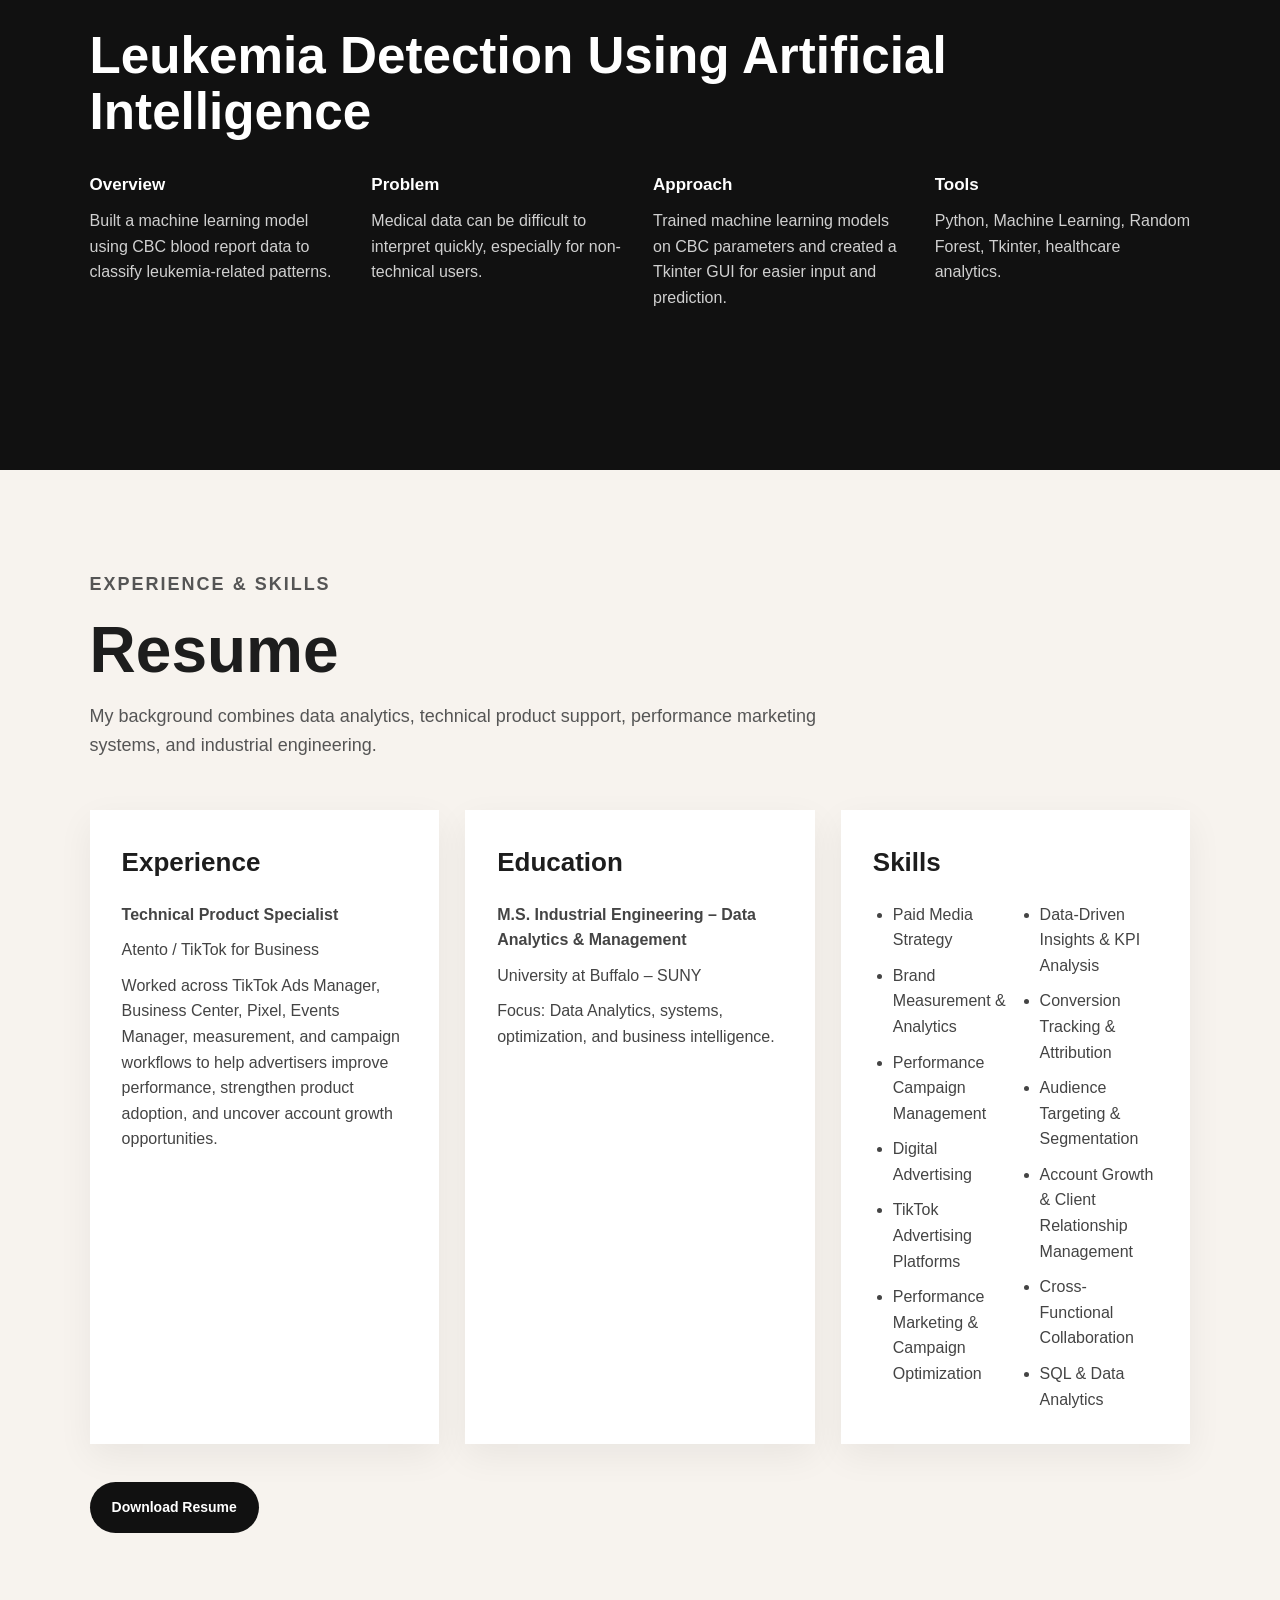
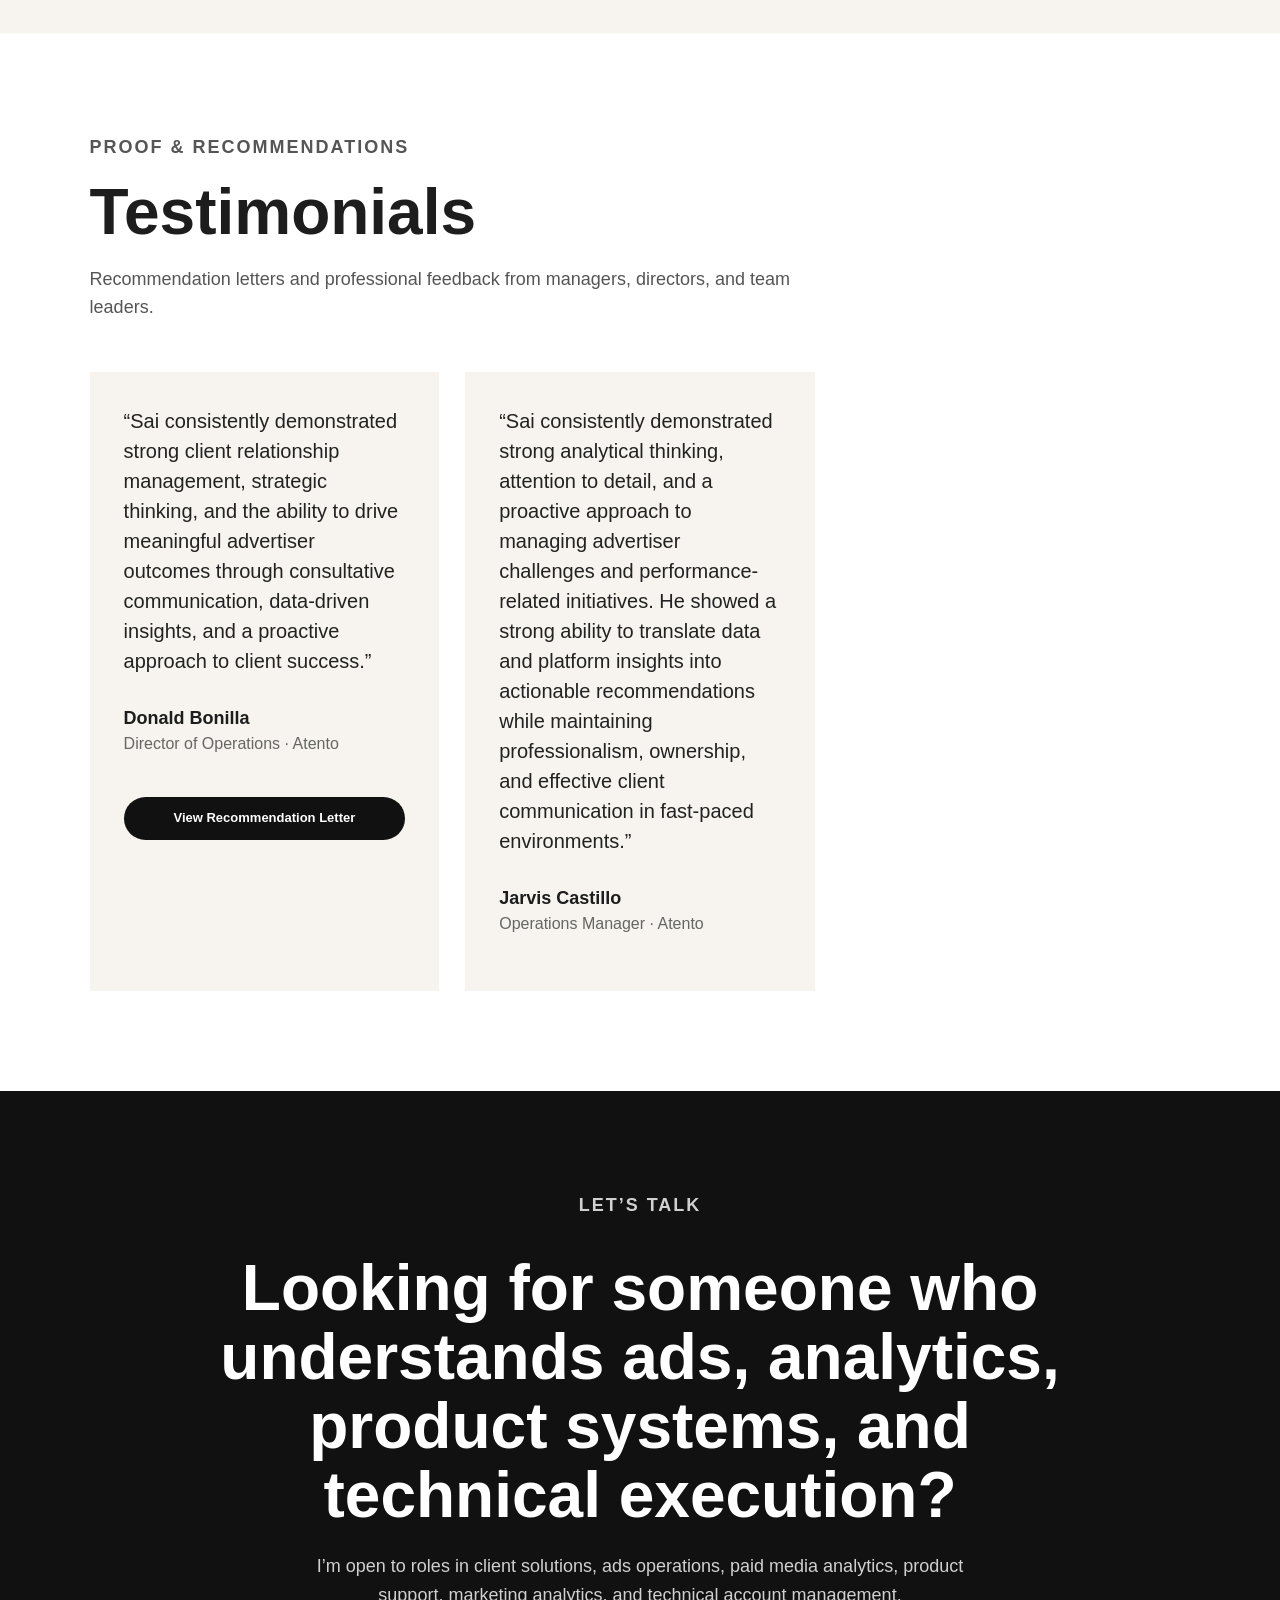
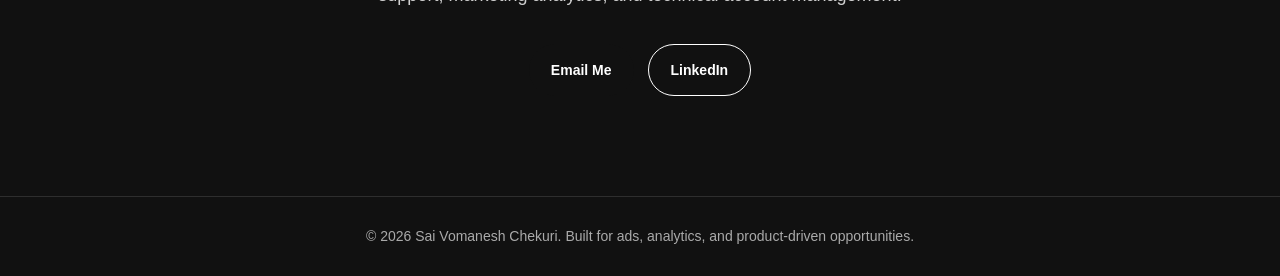
<file: resume/index.html>
<!DOCTYPE html>
<html>
<head>
  <meta charset="UTF-8" />
  <meta http-equiv="refresh" content="0; url=/?utm_source=resume&utm_medium=document&utm_campaign=job_search" />
  <script>
    window.location.replace("/?utm_source=resume&utm_medium=document&utm_campaign=job_search");
  </script>
  <title>Redirecting...</title>
</head>
<body>
  <p>Redirecting to portfolio...</p>
</body>
</html>
</file>
<file: style.css>
* {
  margin: 0;
  padding: 0;
  box-sizing: border-box;
}

html {
  scroll-behavior: smooth;
}

body {
  font-family: Arial, Helvetica, sans-serif;
  background: #f7f3ee;
  color: #1d1d1d;
  line-height: 1.6;
}

/* NAVBAR */

.navbar {
  width: 100%;
  padding: 28px 7%;
  display: flex;
  justify-content: space-between;
  align-items: center;
  background: #f7f3ee;
  position: sticky;
  top: 0;
  z-index: 100;
  border-bottom: 1px solid rgba(0, 0, 0, 0.08);
}

.logo {
  text-decoration: none;
  color: #111;
  font-weight: 700;
  font-size: 18px;
}

.navbar nav {
  display: flex;
  gap: 28px;
}

.navbar nav a {
  text-decoration: none;
  color: #333;
  font-size: 15px;
}

.navbar nav a:hover {
  color: #000;
}

/* HERO */

.hero {
  min-height: auto;
  display: grid;
  grid-template-columns: 1fr 1fr;
  align-items: start;
  padding: 90px 7% 70px;
  gap: 60px;
}

.hero-media {
  width: 100%;
  height: 620px;
  overflow: hidden;
  border-radius: 2px;
  background: #ddd;
}

.hero-media img,
.hero-media video {
  width: 100%;
  height: 100%;
  object-fit: cover;
  display: block;
}

/* This keeps your picture/video same big vertical size like the example */
.hero-content {
  max-width: 640px;
}

.eyebrow {
  text-transform: uppercase;
  letter-spacing: 2px;
  font-size: 12px;
  font-weight: 700;
  color: #777;
  margin-bottom: 18px;
}

.hero h1 {
  font-size: clamp(32px, 4vw, 54px);
  line-height: 1.12;
  font-weight: 700;
  letter-spacing: -1px;
  margin-bottom: 20px;
}

.hero-subtext {
  font-size: 18px;
  line-height: 1.7;
  color: #555;
  max-width: 600px;
  margin-bottom: 30px;
}

.hero-buttons,
.contact-links {
  display: flex;
  gap: 14px;
  flex-wrap: wrap;
}

/* BUTTONS */

.btn {
  display: inline-flex;
  align-items: center;
  justify-content: center;
  padding: 14px 22px;
  border-radius: 999px;
  text-decoration: none;
  font-weight: 700;
  font-size: 14px;
  transition: 0.25s ease;
}

.btn.primary {
  background: #111;
  color: #fff;
}

.btn.primary:hover {
  background: #333;
}

.btn.secondary {
  border: 1px solid #111;
  color: #111;
}

.btn.secondary:hover {
  background: #111;
  color: #fff;
}

.btn.small {
  background: #111;
  color: #fff;
  padding: 11px 18px;
  font-size: 13px;
  margin-top: 20px;
}

.btn.disabled {
  opacity: 0.45;
  pointer-events: none;
}

/* GENERAL SECTIONS */

.section {
  padding: 100px 7%;
}

.section-heading {
  max-width: 760px;
  margin-bottom: 50px;
}

.section-heading h2 {
  font-size: clamp(38px, 5vw, 64px);
  line-height: 1.05;
  margin-bottom: 18px;
}

.section-heading p {
  font-size: 18px;
  color: #555;
}

/* PORTFOLIO */

.portfolio-grid {
  display: grid;
  grid-template-columns: repeat(3, 1fr);
  gap: 26px;
}

.portfolio-card {
  background: #fff;
  border-radius: 2px;
  overflow: hidden;
  box-shadow: 0 12px 34px rgba(0, 0, 0, 0.08);
  transition: 0.25s ease;
}

.portfolio-card:hover {
  transform: translateY(-6px);
}

.portfolio-card img {
  width: 100%;
  aspect-ratio: 16 / 9;
  height: auto;
  object-fit: contain;
  object-position: center;
  display: block;
  background: #0b0b0b;
}

.card-content {
  padding: 28px;
}

.tag {
  font-size: 12px;
  text-transform: uppercase;
  letter-spacing: 1.5px;
  color: #777;
  font-weight: 700;
  margin-bottom: 12px;
}

.card-content h3 {
  font-size: 24px;
  line-height: 1.15;
  margin-bottom: 14px;
}

.card-content p {
  color: #555;
  margin-bottom: 20px;
}

.card-content a {
  color: #111;
  font-weight: 700;
  text-decoration: none;
}

.card-content a:hover {
  text-decoration: underline;
}

/* CASE STUDIES */

.case-section {
  background: #111;
  color: #fff;
}

.case-study {
  padding: 60px 0;
  border-bottom: 1px solid rgba(255, 255, 255, 0.16);
}

.case-study:last-child {
  border-bottom: none;
}

.case-study h2 {
  font-size: clamp(32px, 4vw, 52px);
  line-height: 1.1;
  margin-bottom: 30px;
}

.case-grid {
  display: grid;
  grid-template-columns: repeat(4, 1fr);
  gap: 26px;
}

.case-grid h4 {
  font-size: 17px;
  margin-bottom: 10px;
}

.case-grid p {
  color: #d0d0d0;
}

/* RESUME */

.resume-section {
  background: #f7f3ee;
}

.resume-grid {
  display: grid;
  grid-template-columns: repeat(3, 1fr);
  gap: 26px;
}

.resume-block {
  background: #fff;
  padding: 32px;
  box-shadow: 0 12px 34px rgba(0, 0, 0, 0.06);
}

.resume-block h3 {
  font-size: 26px;
  margin-bottom: 18px;
}

.resume-block p {
  color: #444;
  margin-bottom: 10px;
}

.resume-block ul {
  padding-left: 20px;
  color: #444;
}

.center-button {
  margin-top: 38px;
}

/* TESTIMONIALS */

.testimonials-section {
  background: #fff;
}

.testimonial-grid {
  display: grid;
  grid-template-columns: repeat(3, 1fr);
  gap: 26px;
}

.testimonial-card {
  background: #f7f3ee;
  padding: 34px;
  min-height: 360px;
  display: flex;
  flex-direction: column;
  justify-content: space-between;
}

.quote {
  font-size: 20px;
  line-height: 1.5;
  color: #222;
  margin-bottom: 28px;
}

.person {
  font-weight: 700;
  font-size: 18px;
}

.role {
  color: #666;
  margin-bottom: 18px;
}

/* CONTACT */

.contact-section {
  background: #111;
  color: #fff;
  text-align: center;
}

.contact-section h2 {
  font-size: clamp(36px, 5vw, 64px);
  line-height: 1.08;
  max-width: 900px;
  margin: 0 auto 22px;
}

.contact-section p {
  color: #d0d0d0;
  max-width: 700px;
  margin: 0 auto 34px;
  font-size: 18px;
}

.contact-links {
  justify-content: center;
}

.contact-section .btn.secondary {
  color: #fff;
  border-color: #fff;
}

.contact-section .btn.secondary:hover {
  background: #fff;
  color: #111;
}

/* FOOTER */

footer {
  padding: 28px 7%;
  text-align: center;
  background: #111;
  color: #aaa;
  border-top: 1px solid rgba(255, 255, 255, 0.12);
  font-size: 14px;
}

/* RESPONSIVE */

@media (max-width: 1000px) {
  .hero {
    grid-template-columns: 1fr;
  }

  .hero-media {
    height: 520px;
  }

  .portfolio-grid,
  .resume-grid,
  .testimonial-grid {
    grid-template-columns: 1fr 1fr;
  }

  .case-grid {
    grid-template-columns: 1fr 1fr;
  }
}

@media (max-width: 700px) {
  .navbar {
    flex-direction: column;
    gap: 16px;
  }

  .navbar nav {
    gap: 16px;
    flex-wrap: wrap;
    justify-content: center;
  }

  .hero {
    padding-top: 40px;
  }

  .hero-media {
    height: 420px;
  }

  .portfolio-grid,
  .resume-grid,
  .testimonial-grid,
  .case-grid {
    grid-template-columns: 1fr;
  }

  .section {
    padding: 80px 6%;
  }

  .hero {
    padding-left: 6%;
    padding-right: 6%;
  }
}

.card-content h3 span {
  display: block;
  font-size: 16px;
  font-weight: 500;
  color: #555;
  margin-top: 6px;
  line-height: 1.4;
}


.hero-intro {
  font-size: 18px;
  line-height: 1.75;
  color: #333;
  max-width: 610px;
  margin-bottom: 18px;
}


.skills-list {
  columns: 2;
  column-gap: 28px;
  padding-left: 18px;
}

.skills-list li {
  break-inside: avoid;
  margin-bottom: 10px;
  color: #444;
}


/* FORCE portfolio images to fit wide card space */
.portfolio-card img {
  width: 100% !important;
  height: 260px !important;
  object-fit: contain !important;
  object-position: center center !important;
  background: #050505 !important;
  display: block !important;
}


/* Fix testimonial spacing */
.testimonial-card {
  justify-content: flex-start !important;
}

.testimonial-card .quote {
  margin-bottom: 34px !important;
}

.testimonial-card .person {
  margin-bottom: 4px !important;
}

.testimonial-card .role {
  margin-bottom: 28px !important;
}

.testimonial-card .btn {
  margin-top: auto !important;
}

/* Hard fix testimonial spacing */
.testimonial-card p {
  margin-top: 0 !important;
}

.testimonial-card .quote {
  margin-bottom: 32px !important;
}

.testimonial-card .person {
  margin-bottom: 4px !important;
  line-height: 1.2 !important;
}

.testimonial-card .role {
  margin-top: 0 !important;
  margin-bottom: 24px !important;
  line-height: 1.2 !important;
}

.testimonial-card .btn.small {
  margin-top: 20px !important;
}

.pending-letter {
  background: #d9d4cc !important;
  color: #5f5a53 !important;
  cursor: default !important;
  pointer-events: none !important;
}
</file>
